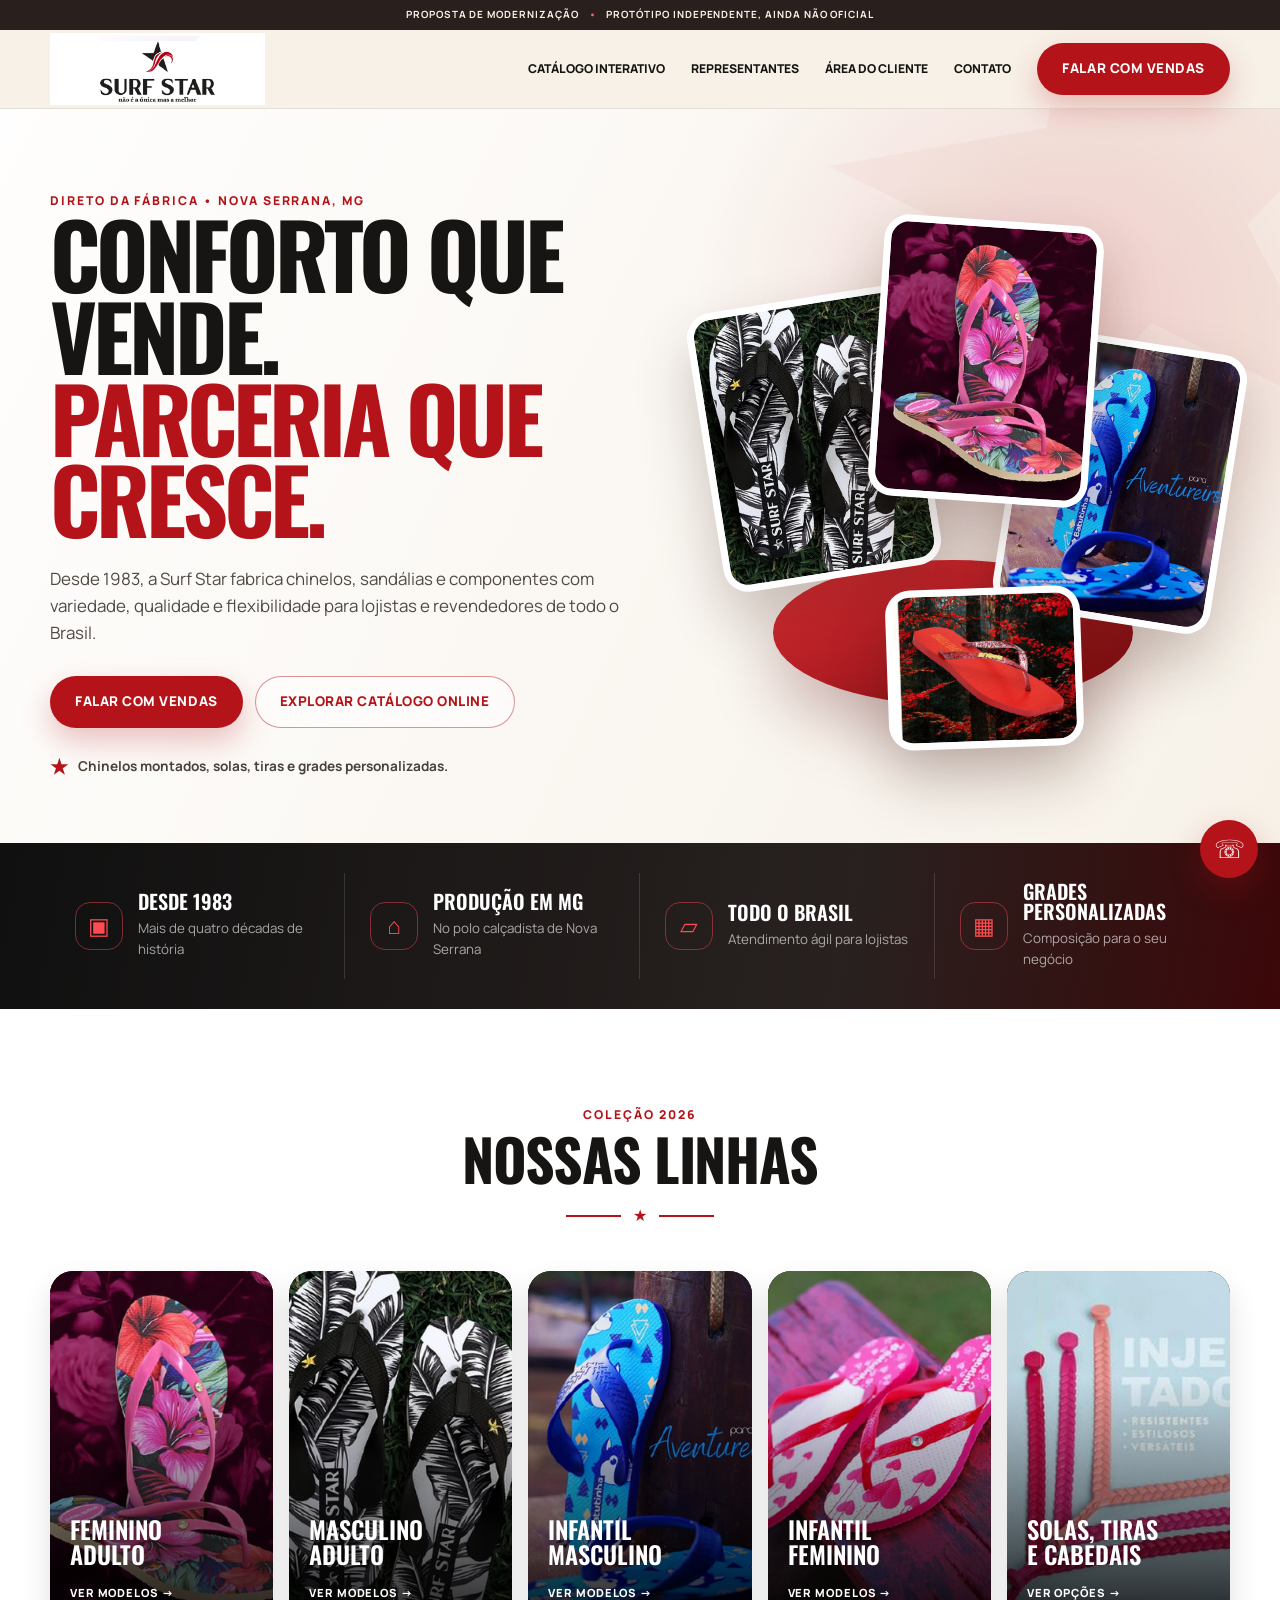
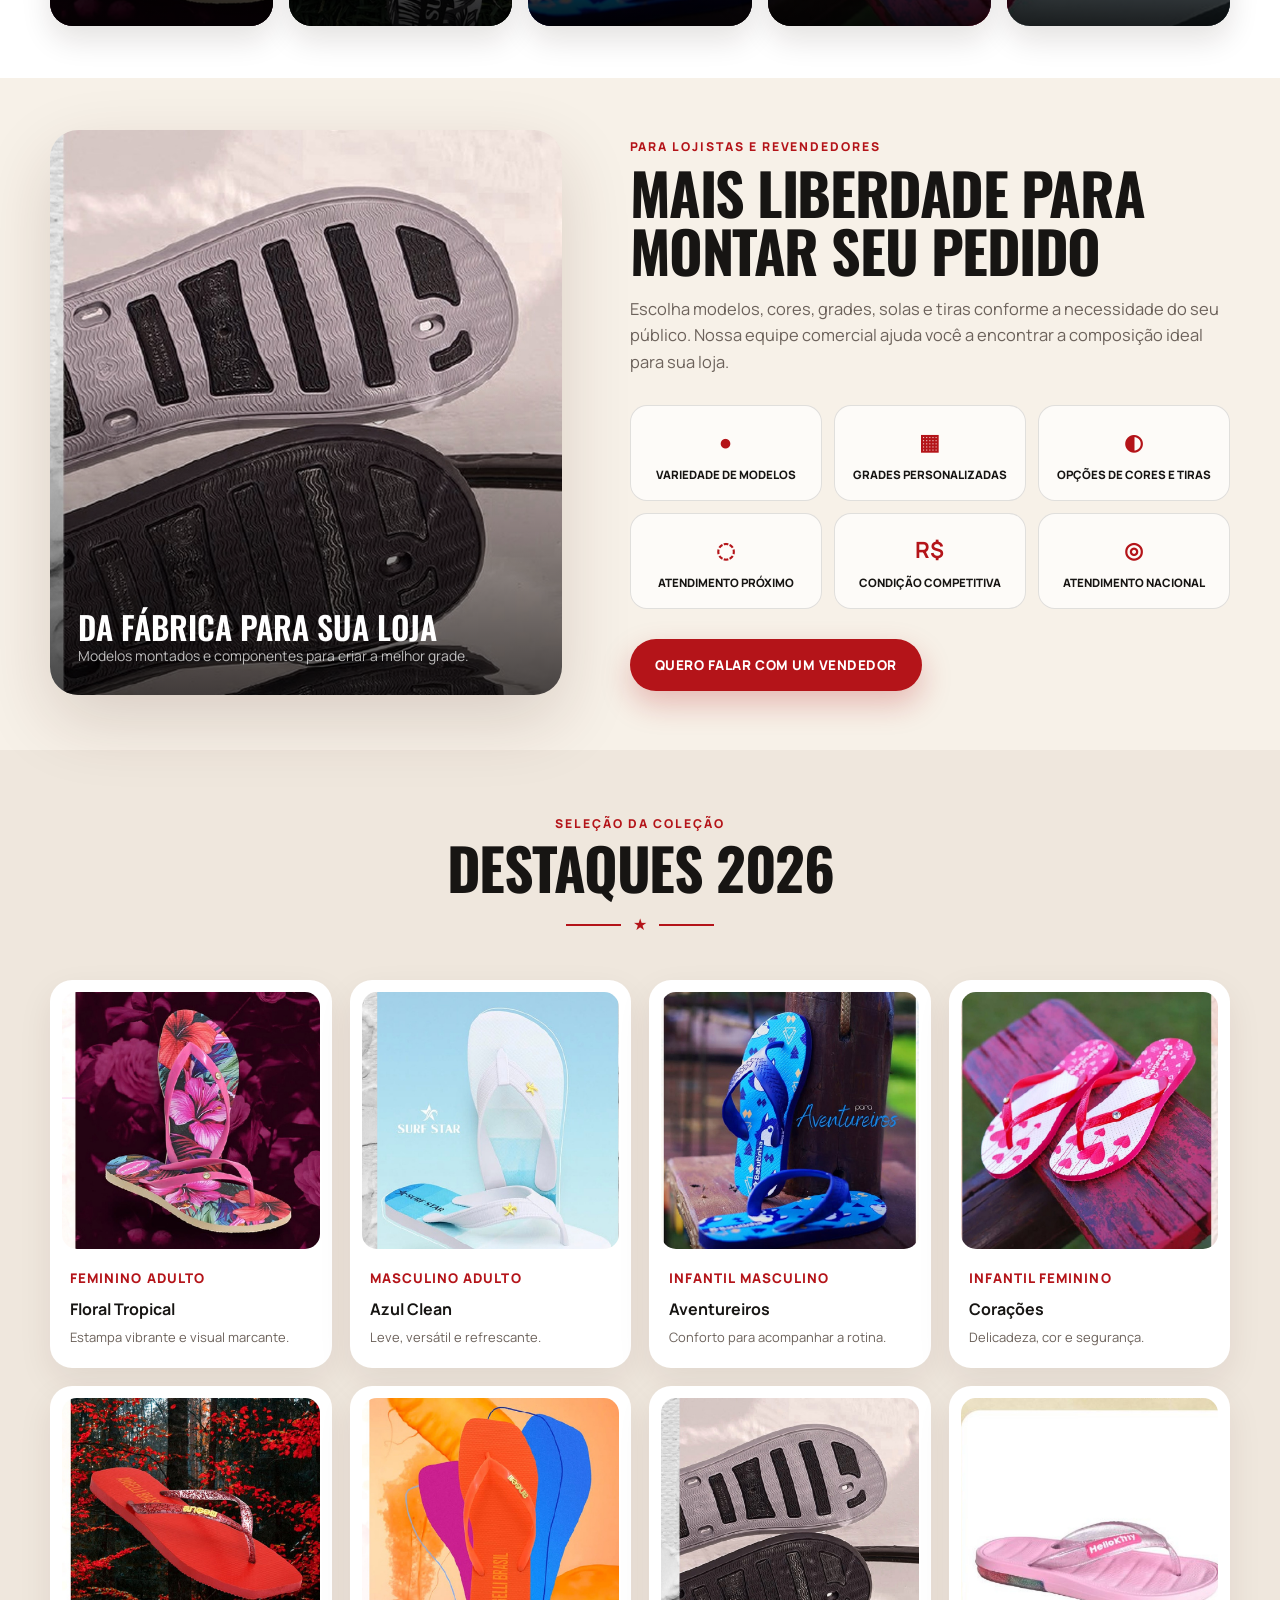
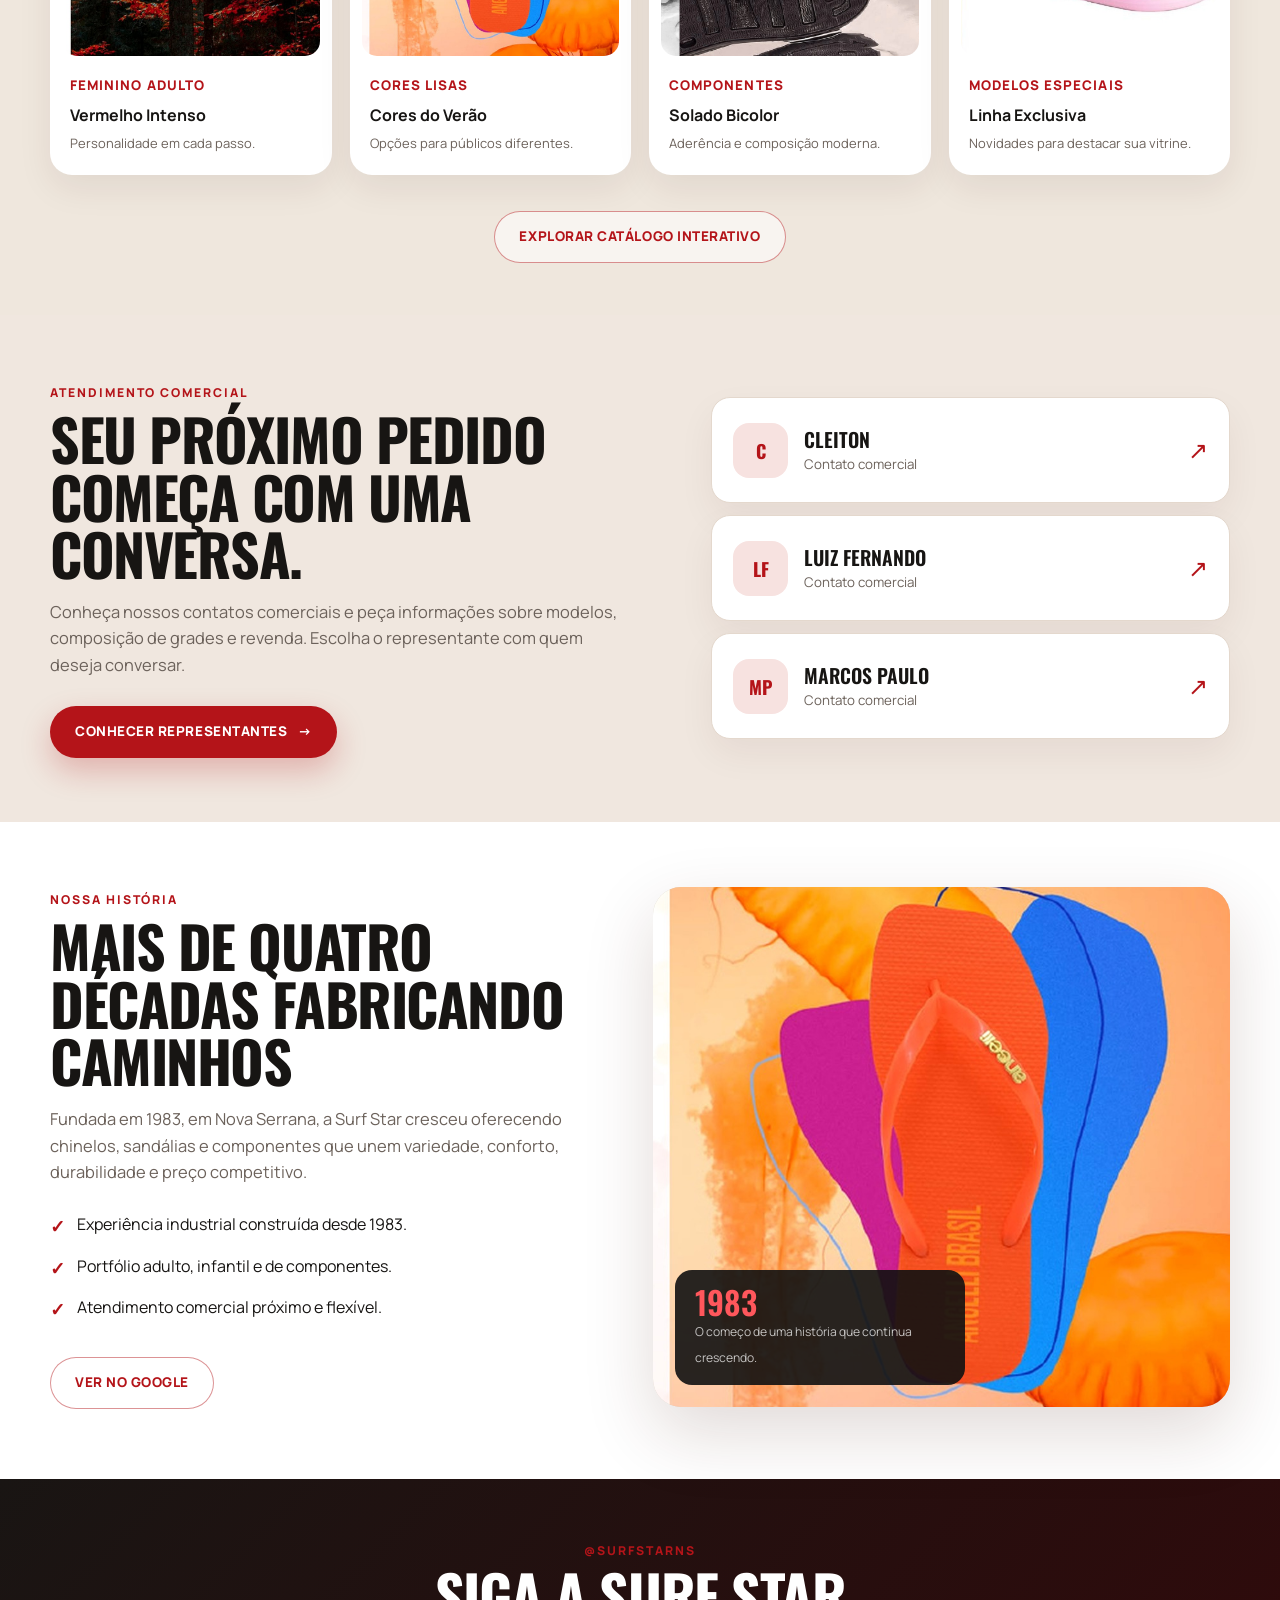
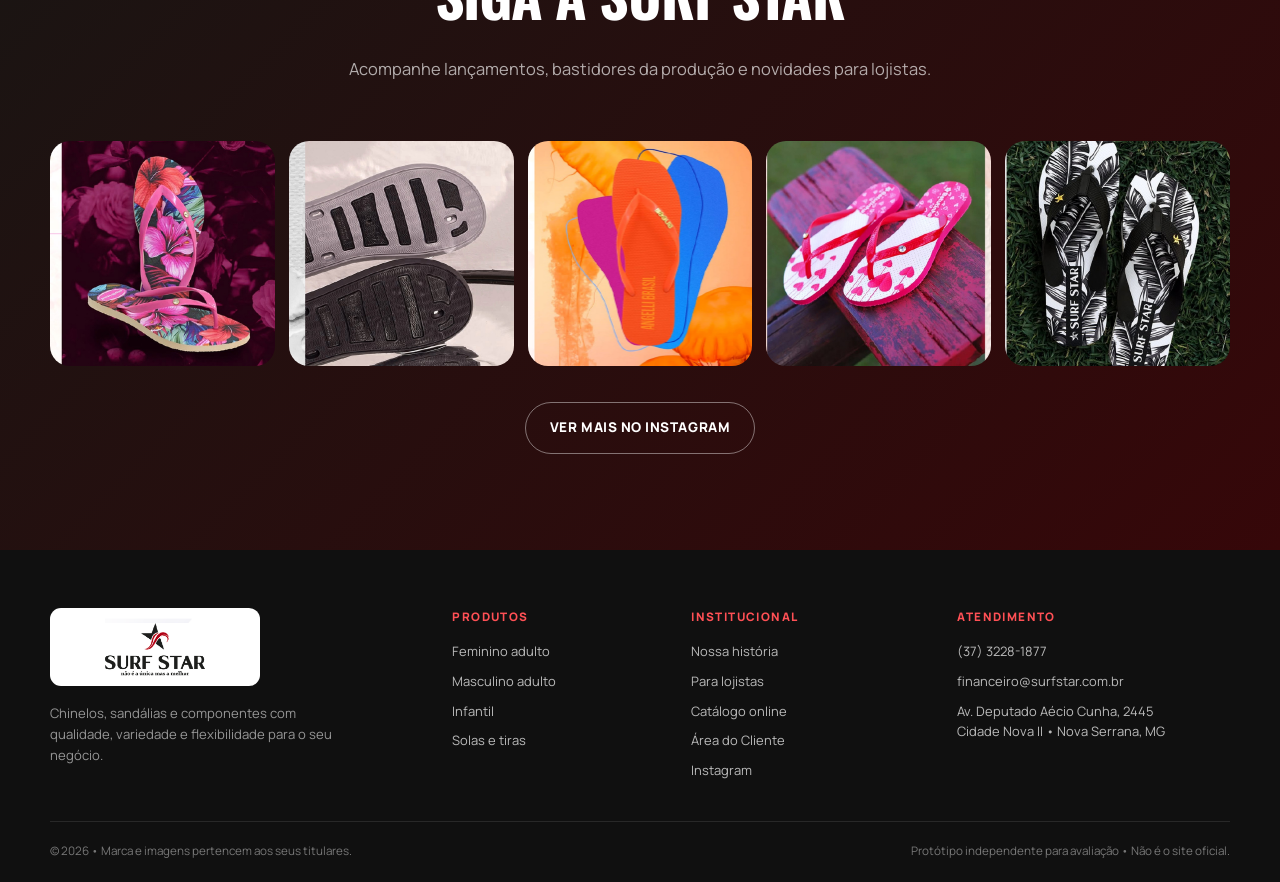
<file: index.html>
<!doctype html>
<html lang="pt-BR">
<head>
  <meta charset="utf-8">
  <meta name="viewport" content="width=device-width, initial-scale=1">
  <meta name="description" content="Surf Star — chinelos, sandálias e componentes direto da fábrica em Nova Serrana, MG.">
  <meta name="robots" content="noindex, nofollow, noarchive">
  <meta name="theme-color" content="#b41419">
  <title>Surf Star | Conforto que vende</title>
  <link rel="preconnect" href="https://fonts.googleapis.com">
  <link rel="preconnect" href="https://fonts.gstatic.com" crossorigin>
  <link href="https://fonts.googleapis.com/css2?family=Manrope:wght@400;500;600;700;800&family=Oswald:wght@500;600;700&display=swap" rel="stylesheet">
  <link rel="stylesheet" href="assets/site.css">
  <link rel="stylesheet" href="assets/pages.css">
</head>
<body>
  <div class="demo-ribbon" role="note">PROPOSTA DE MODERNIZAÇÃO <span aria-hidden="true">•</span> Protótipo independente, ainda não oficial</div>
  <header class="site-header">
    <div class="container nav">
      <a class="brand" href="#inicio" aria-label="Início"><img src="assets/logo-surfstar.png" alt="Surf Star"></a>
      <nav class="nav-links" id="navLinks" aria-label="Menu principal">
        <a href="catalogo.html">Catálogo interativo</a>
        <a href="representantes.html">Representantes</a>
        <a href="cliente.html">Área do Cliente</a>
        <a href="representantes.html#equipe">Contato</a>
        <a class="btn btn-primary" href="representantes.html">Falar com vendas</a>
      </nav>
      <button class="menu-toggle" id="menuToggle" aria-label="Abrir menu" aria-expanded="false" aria-controls="navLinks"><span></span><span></span><span></span></button>
    </div>
  </header>

  <main>
    <section class="hero" id="inicio">
      <div class="container hero-grid">
        <div class="hero-copy reveal">
          <span class="eyebrow">Direto da fábrica • Nova Serrana, MG</span>
          <h1>Conforto que vende.<br><span>Parceria que cresce.</span></h1>
          <p>Desde 1983, a Surf Star fabrica chinelos, sandálias e componentes com variedade, qualidade e flexibilidade para lojistas e revendedores de todo o Brasil.</p>
          <div class="hero-actions">
            <a class="btn btn-primary" href="representantes.html">Falar com vendas</a>
            <a class="btn btn-outline" href="catalogo.html">Explorar catálogo online</a>
          </div>
          <div class="hero-note"><b>★</b> Chinelos montados, solas, tiras e grades personalizadas.</div>
        </div>
        <div class="stage reveal" aria-label="Produtos Surf Star">
          <div class="stage-base"></div>
          <div class="product-photo photo-1"><img src="assets/masculino-tropical.jpg" alt="Chinelo masculino Surf Star"></div>
          <div class="product-photo photo-2"><img src="assets/feminino-floral.jpg" alt="Sandália feminina Surf Star"></div>
          <div class="product-photo photo-3"><img src="assets/infantil-masculino.jpg" alt="Chinelo infantil Surf Star"></div>
          <div class="product-photo photo-4"><img src="assets/feminino-vermelho.jpg" alt="Chinelo feminino vermelho"></div>
        </div>
      </div>
    </section>

    <section class="trust">
      <div class="container trust-grid">
        <div class="trust-item"><span class="trust-icon">▣</span><div><strong>Desde 1983</strong><small>Mais de quatro décadas de história</small></div></div>
        <div class="trust-item"><span class="trust-icon">⌂</span><div><strong>Produção em MG</strong><small>No polo calçadista de Nova Serrana</small></div></div>
        <div class="trust-item"><span class="trust-icon">▱</span><div><strong>Todo o Brasil</strong><small>Atendimento ágil para lojistas</small></div></div>
        <div class="trust-item"><span class="trust-icon">▦</span><div><strong>Grades personalizadas</strong><small>Composição para o seu negócio</small></div></div>
      </div>
    </section>

    <section class="section categories" id="linhas">
      <div class="container">
        <header class="section-head reveal">
          <span class="eyebrow">Coleção 2026</span>
          <h2 class="title">Nossas linhas</h2>
          <div class="rule">★</div>
        </header>
        <div class="category-grid reveal">
          <a class="category-card" href="catalogo.html?linha=feminino#produtos"><img src="assets/feminino-floral.jpg" alt="Feminino adulto"><div class="category-copy"><h3>Feminino<br>adulto</h3><span>Ver modelos →</span></div></a>
          <a class="category-card" href="catalogo.html?linha=masculino#produtos"><img src="assets/masculino-tropical.jpg" alt="Masculino adulto"><div class="category-copy"><h3>Masculino<br>adulto</h3><span>Ver modelos →</span></div></a>
          <a class="category-card" href="catalogo.html?linha=infantil-m#produtos"><img src="assets/infantil-masculino.jpg" alt="Infantil masculino"><div class="category-copy"><h3>Infantil<br>masculino</h3><span>Ver modelos →</span></div></a>
          <a class="category-card" href="catalogo.html?linha=infantil-f#produtos"><img src="assets/infantil-feminino.jpg" alt="Infantil feminino"><div class="category-copy"><h3>Infantil<br>feminino</h3><span>Ver modelos →</span></div></a>
          <a class="category-card" href="catalogo.html?linha=componentes#produtos"><img src="assets/cabedais.jpg" alt="Solas, tiras e cabedais"><div class="category-copy"><h3>Solas, tiras<br>e cabedais</h3><span>Ver opções →</span></div></a>
        </div>
      </div>
    </section>

    <section class="section" id="lojistas">
      <div class="container retailers-grid">
        <div class="industry-image reveal">
          <img src="assets/solado-bicolor.jpg" alt="Solados e componentes Surf Star">
          <div class="industry-caption"><strong>Da fábrica para sua loja</strong><span>Modelos montados e componentes para criar a melhor grade.</span></div>
        </div>
        <div class="reveal">
          <span class="eyebrow">Para lojistas e revendedores</span>
          <h2 class="title">Mais liberdade para montar seu pedido</h2>
          <p class="lead">Escolha modelos, cores, grades, solas e tiras conforme a necessidade do seu público. Nossa equipe comercial ajuda você a encontrar a composição ideal para sua loja.</p>
          <div class="benefits">
            <div class="benefit"><b>●</b><span>Variedade de modelos</span></div>
            <div class="benefit"><b>▦</b><span>Grades personalizadas</span></div>
            <div class="benefit"><b>◐</b><span>Opções de cores e tiras</span></div>
            <div class="benefit"><b>◌</b><span>Atendimento próximo</span></div>
            <div class="benefit"><b>R$</b><span>Condição competitiva</span></div>
            <div class="benefit"><b>◎</b><span>Atendimento nacional</span></div>
          </div>
          <a class="btn btn-primary" href="representantes.html">Quero falar com um vendedor</a>
        </div>
      </div>
    </section>

    <section class="section products">
      <div class="container">
        <header class="section-head reveal">
          <span class="eyebrow">Seleção da coleção</span>
          <h2 class="title">Destaques 2026</h2>
          <div class="rule">★</div>
        </header>
        <div class="product-grid reveal">
          <article class="product-card"><figure><img src="assets/feminino-floral.jpg" alt="Floral Tropical"></figure><div class="product-info"><small>Feminino adulto</small><h3>Floral Tropical</h3><p>Estampa vibrante e visual marcante.</p></div></article>
          <article class="product-card"><figure><img src="assets/masculino-clean.jpg" alt="Azul Clean"></figure><div class="product-info"><small>Masculino adulto</small><h3>Azul Clean</h3><p>Leve, versátil e refrescante.</p></div></article>
          <article class="product-card"><figure><img src="assets/infantil-masculino.jpg" alt="Aventureiros"></figure><div class="product-info"><small>Infantil masculino</small><h3>Aventureiros</h3><p>Conforto para acompanhar a rotina.</p></div></article>
          <article class="product-card"><figure><img src="assets/infantil-feminino.jpg" alt="Corações"></figure><div class="product-info"><small>Infantil feminino</small><h3>Corações</h3><p>Delicadeza, cor e segurança.</p></div></article>
          <article class="product-card"><figure><img src="assets/feminino-vermelho.jpg" alt="Vermelho Intenso"></figure><div class="product-info"><small>Feminino adulto</small><h3>Vermelho Intenso</h3><p>Personalidade em cada passo.</p></div></article>
          <article class="product-card"><figure><img src="assets/cores-verao.jpg" alt="Cores do Verão"></figure><div class="product-info"><small>Cores lisas</small><h3>Cores do Verão</h3><p>Opções para públicos diferentes.</p></div></article>
          <article class="product-card"><figure><img src="assets/solado-bicolor.jpg" alt="Solado Bicolor"></figure><div class="product-info"><small>Componentes</small><h3>Solado Bicolor</h3><p>Aderência e composição moderna.</p></div></article>
          <article class="product-card"><figure><img src="assets/modelo-exclusivo.jpg" alt="Modelo exclusivo"></figure><div class="product-info"><small>Modelos especiais</small><h3>Linha Exclusiva</h3><p>Novidades para destacar sua vitrine.</p></div></article>
        </div>
        <div class="center-action"><a class="btn btn-outline" href="catalogo.html">Explorar catálogo interativo</a></div>
      </div>
    </section>

    <section class="section reps-home" id="representantes">
      <div class="container reps-home-grid">
        <div>
          <span class="eyebrow">Atendimento comercial</span>
          <h2 class="title">Seu próximo pedido começa com uma conversa.</h2>
          <p class="lead">Conheça nossos contatos comerciais e peça informações sobre modelos, composição de grades e revenda. Escolha o representante com quem deseja conversar.</p>
          <a class="btn btn-primary" href="representantes.html">Conhecer representantes <span aria-hidden="true">→</span></a>
        </div>
        <div class="reps-home-tiles">
          <div class="reps-mini"><span class="reps-avatar">C</span><span><strong>Cleiton</strong><small>Contato comercial</small></span><span aria-hidden="true">↗</span></div>
          <div class="reps-mini"><span class="reps-avatar">LF</span><span><strong>Luiz Fernando</strong><small>Contato comercial</small></span><span aria-hidden="true">↗</span></div>
          <div class="reps-mini"><span class="reps-avatar">MP</span><span><strong>Marcos Paulo</strong><small>Contato comercial</small></span><span aria-hidden="true">↗</span></div>
        </div>
      </div>
    </section>

    <section class="section story" id="historia">
      <div class="container story-grid">
        <div class="reveal">
          <span class="eyebrow">Nossa história</span>
          <h2 class="title">Mais de quatro décadas fabricando caminhos</h2>
          <p class="lead">Fundada em 1983, em Nova Serrana, a Surf Star cresceu oferecendo chinelos, sandálias e componentes que unem variedade, conforto, durabilidade e preço competitivo.</p>
          <ul class="story-list">
            <li><b>✓</b><span>Experiência industrial construída desde 1983.</span></li>
            <li><b>✓</b><span>Portfólio adulto, infantil e de componentes.</span></li>
            <li><b>✓</b><span>Atendimento comercial próximo e flexível.</span></li>
          </ul>
          <a class="btn btn-outline" href="https://www.google.com/maps/search/?api=1&query=Indústria%20de%20Calçados%20Surf%20Star%20Nova%20Serrana" target="_blank" rel="noopener">Ver no Google</a>
        </div>
        <div class="story-media reveal">
          <img src="assets/cores-verao.jpg" alt="Exemplo de produtos e variedade de cores Surf Star">
          <div class="story-badge"><strong>1983</strong><span>O começo de uma história que continua crescendo.</span></div>
        </div>
      </div>
    </section>

    <section class="section social">
      <div class="container">
        <header class="section-head reveal">
          <span class="eyebrow">@surfstarns</span>
          <h2 class="title">Siga a Surf Star</h2>
          <p class="lead">Acompanhe lançamentos, bastidores da produção e novidades para lojistas.</p>
        </header>
        <div class="social-grid reveal">
          <a class="social-card" href="https://www.instagram.com/surfstarns/" target="_blank" rel="noopener noreferrer"><img src="assets/feminino-floral.jpg" alt="Produto Surf Star"></a>
          <a class="social-card" href="https://www.instagram.com/surfstarns/" target="_blank" rel="noopener noreferrer"><img src="assets/solado-bicolor.jpg" alt="Componentes Surf Star"></a>
          <a class="social-card" href="https://www.instagram.com/surfstarns/" target="_blank" rel="noopener noreferrer"><img src="assets/cores-verao.jpg" alt="Cores Surf Star"></a>
          <a class="social-card" href="https://www.instagram.com/surfstarns/" target="_blank" rel="noopener noreferrer"><img src="assets/infantil-feminino.jpg" alt="Linha infantil Surf Star"></a>
          <a class="social-card" href="https://www.instagram.com/surfstarns/" target="_blank" rel="noopener noreferrer"><img src="assets/masculino-tropical.jpg" alt="Linha masculina Surf Star"></a>
        </div>
        <div class="center-action"><a class="btn btn-outline" href="https://www.instagram.com/surfstarns/" target="_blank" rel="noopener noreferrer">Ver mais no Instagram</a></div>
      </div>
    </section></main>

  <footer>
    <div class="container">
      <div class="footer-grid">
        <div><img class="footer-logo" src="assets/logo-surfstar.png" alt="Surf Star"><p class="footer-copy">Chinelos, sandálias e componentes com qualidade, variedade e flexibilidade para o seu negócio.</p></div>
        <div><div class="footer-title">Produtos</div><div class="footer-links"><a href="catalogo.html?linha=feminino#produtos">Feminino adulto</a><a href="catalogo.html?linha=masculino#produtos">Masculino adulto</a><a href="catalogo.html?linha=infantil-f#produtos">Infantil</a><a href="catalogo.html?linha=componentes#produtos">Solas e tiras</a></div></div>
        <div><div class="footer-title">Institucional</div><div class="footer-links"><a href="#historia">Nossa história</a><a href="#lojistas">Para lojistas</a><a href="catalogo.html">Catálogo online</a><a href="cliente.html">Área do Cliente</a><a href="https://www.instagram.com/surfstarns/" target="_blank" rel="noopener noreferrer">Instagram</a></div></div>
        <div><div class="footer-title">Atendimento</div><div class="footer-links"><a href="tel:+553732281877">(37) 3228-1877</a><a href="mailto:financeiro@surfstar.com.br">financeiro@surfstar.com.br</a><span>Av. Deputado Aécio Cunha, 2445<br>Cidade Nova II • Nova Serrana, MG</span></div></div>
      </div>
      <div class="footer-bottom"><span>© <span id="year"></span> • Marca e imagens pertencem aos seus titulares.</span><span>Protótipo independente para avaliação • Não é o site oficial.</span></div>
    </div>
  </footer>

  <a class="whatsapp" href="representantes.html" aria-label="Ver contatos dos representantes" title="Ver representantes comerciais">☏</a>

  <script src="assets/menu.js"></script>
  <script>
    document.getElementById('year').textContent = new Date().getFullYear();
    const observer = new IntersectionObserver(entries => {
      entries.forEach(entry => {
        if (entry.isIntersecting) {
          entry.target.classList.add('visible');
          observer.unobserve(entry.target);
        }
      });
    }, { threshold: .1 });
    document.querySelectorAll('.reveal').forEach(el => observer.observe(el));
  </script>
</body>
</html>
</file>
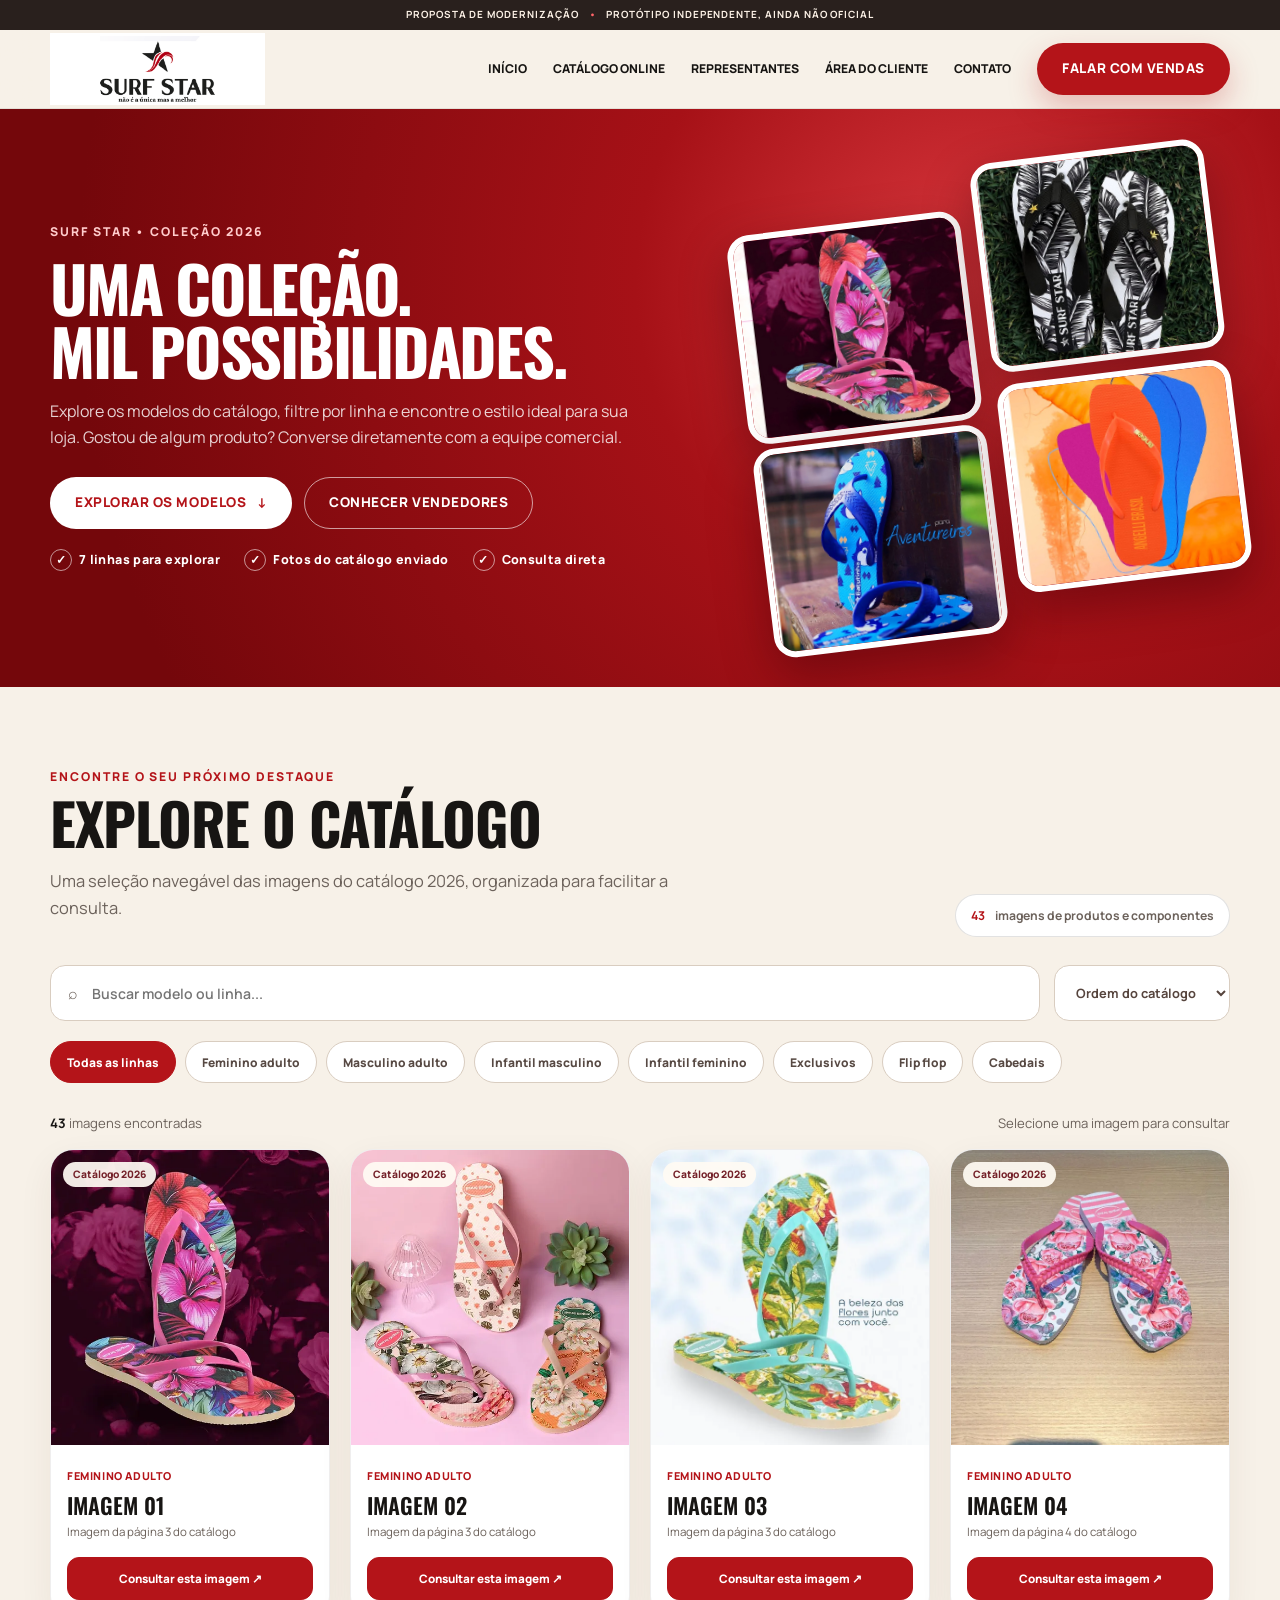
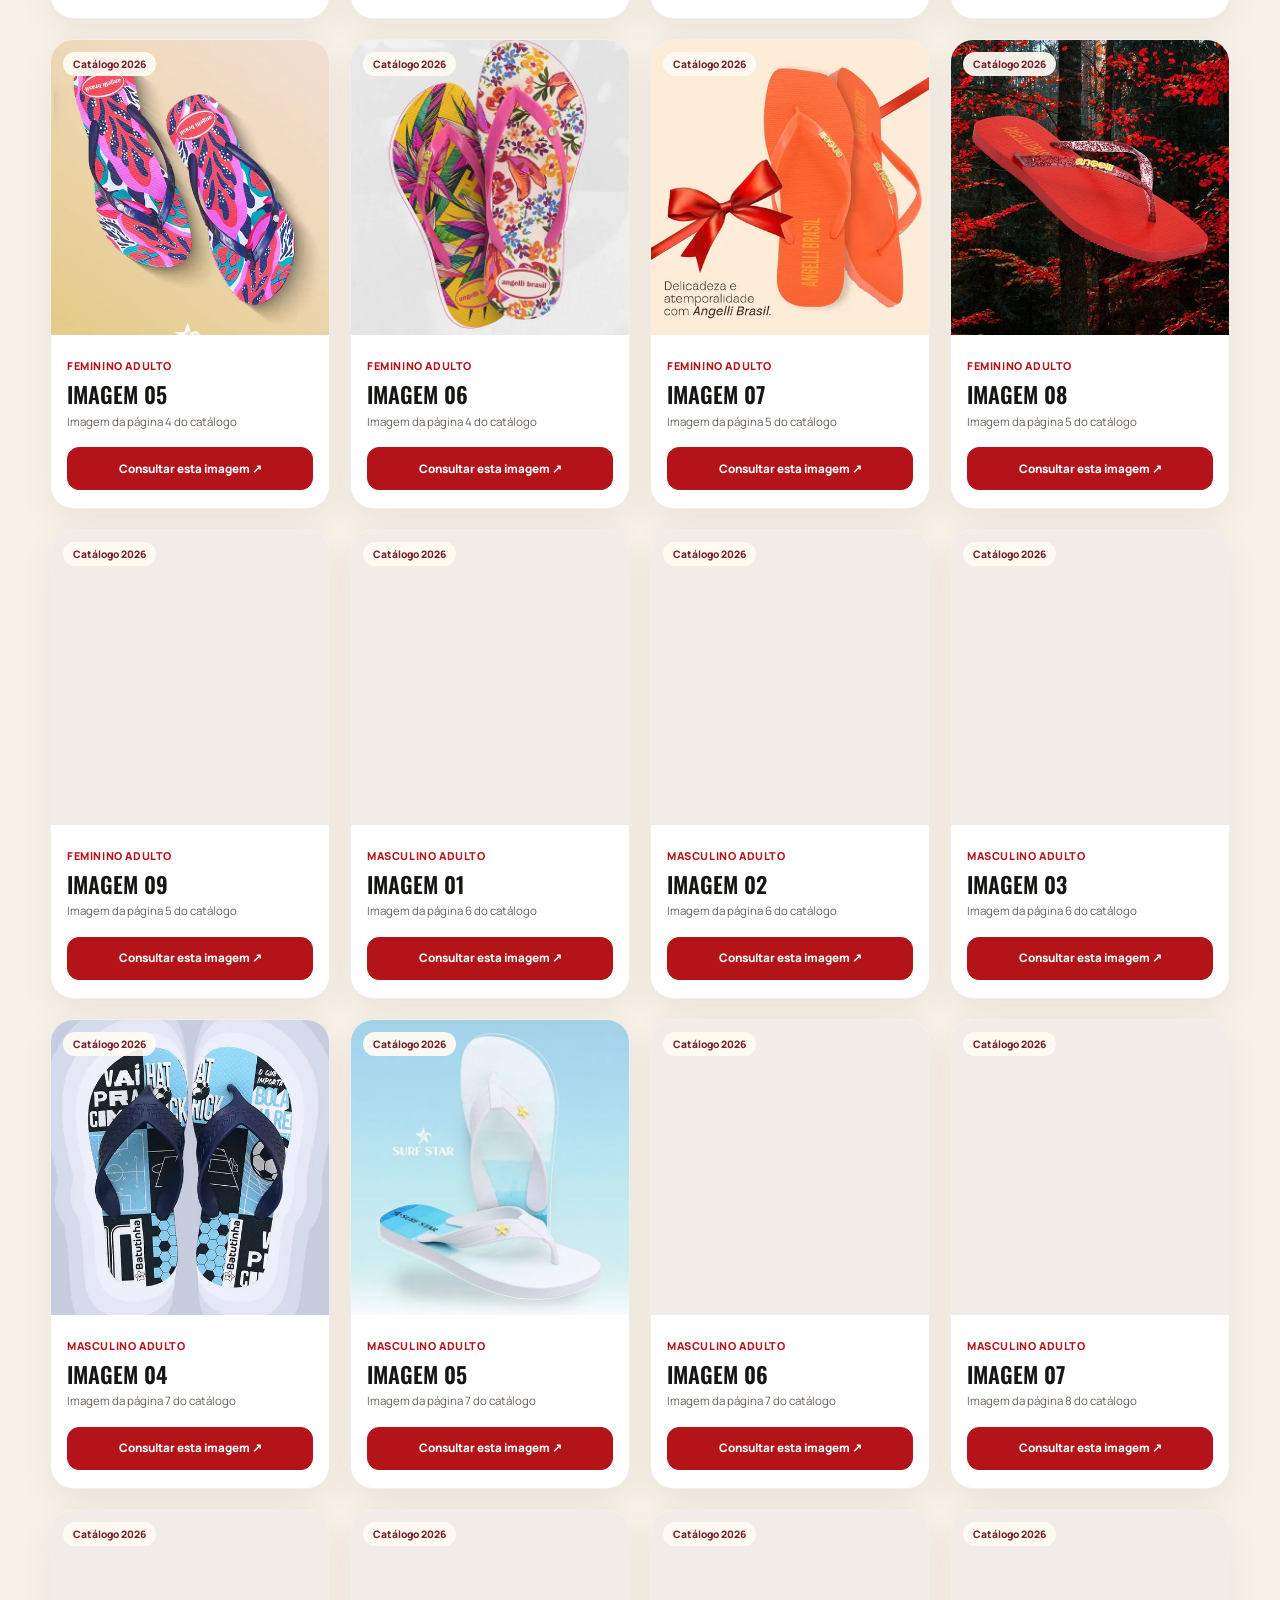
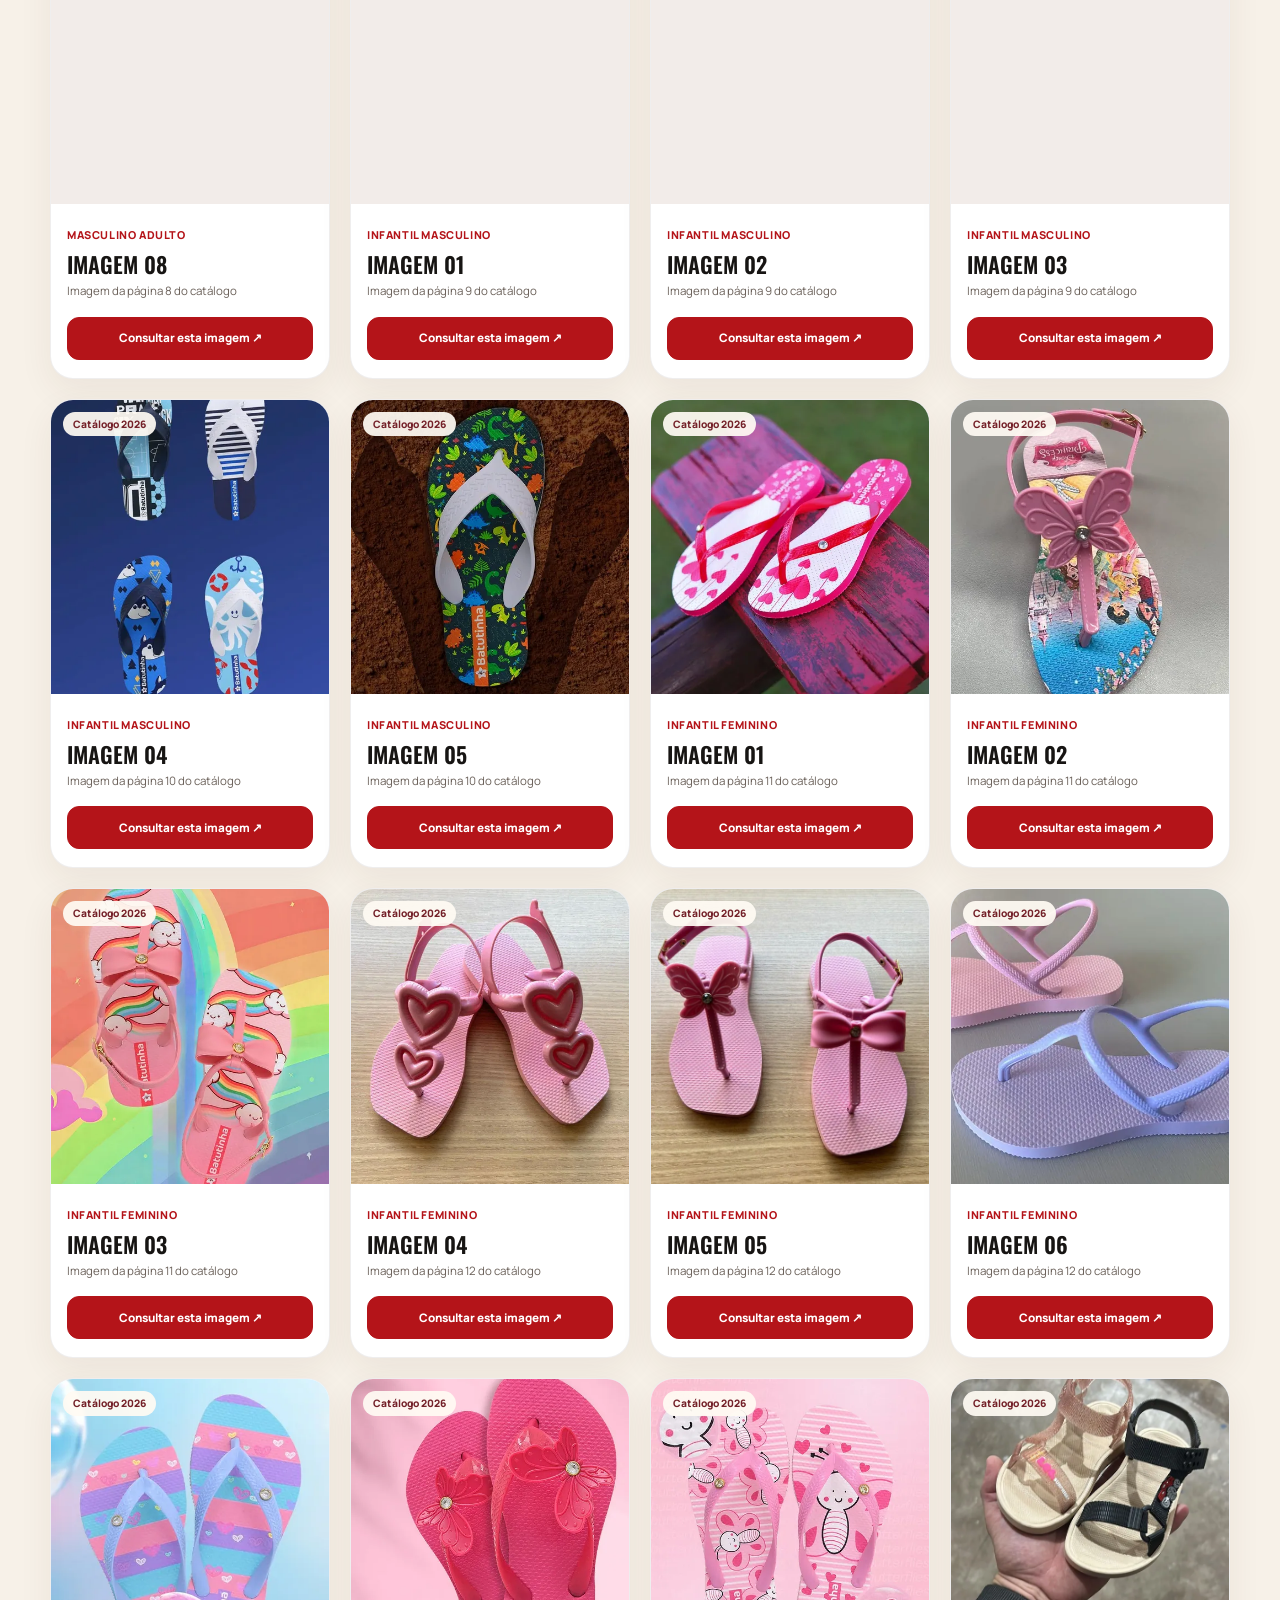
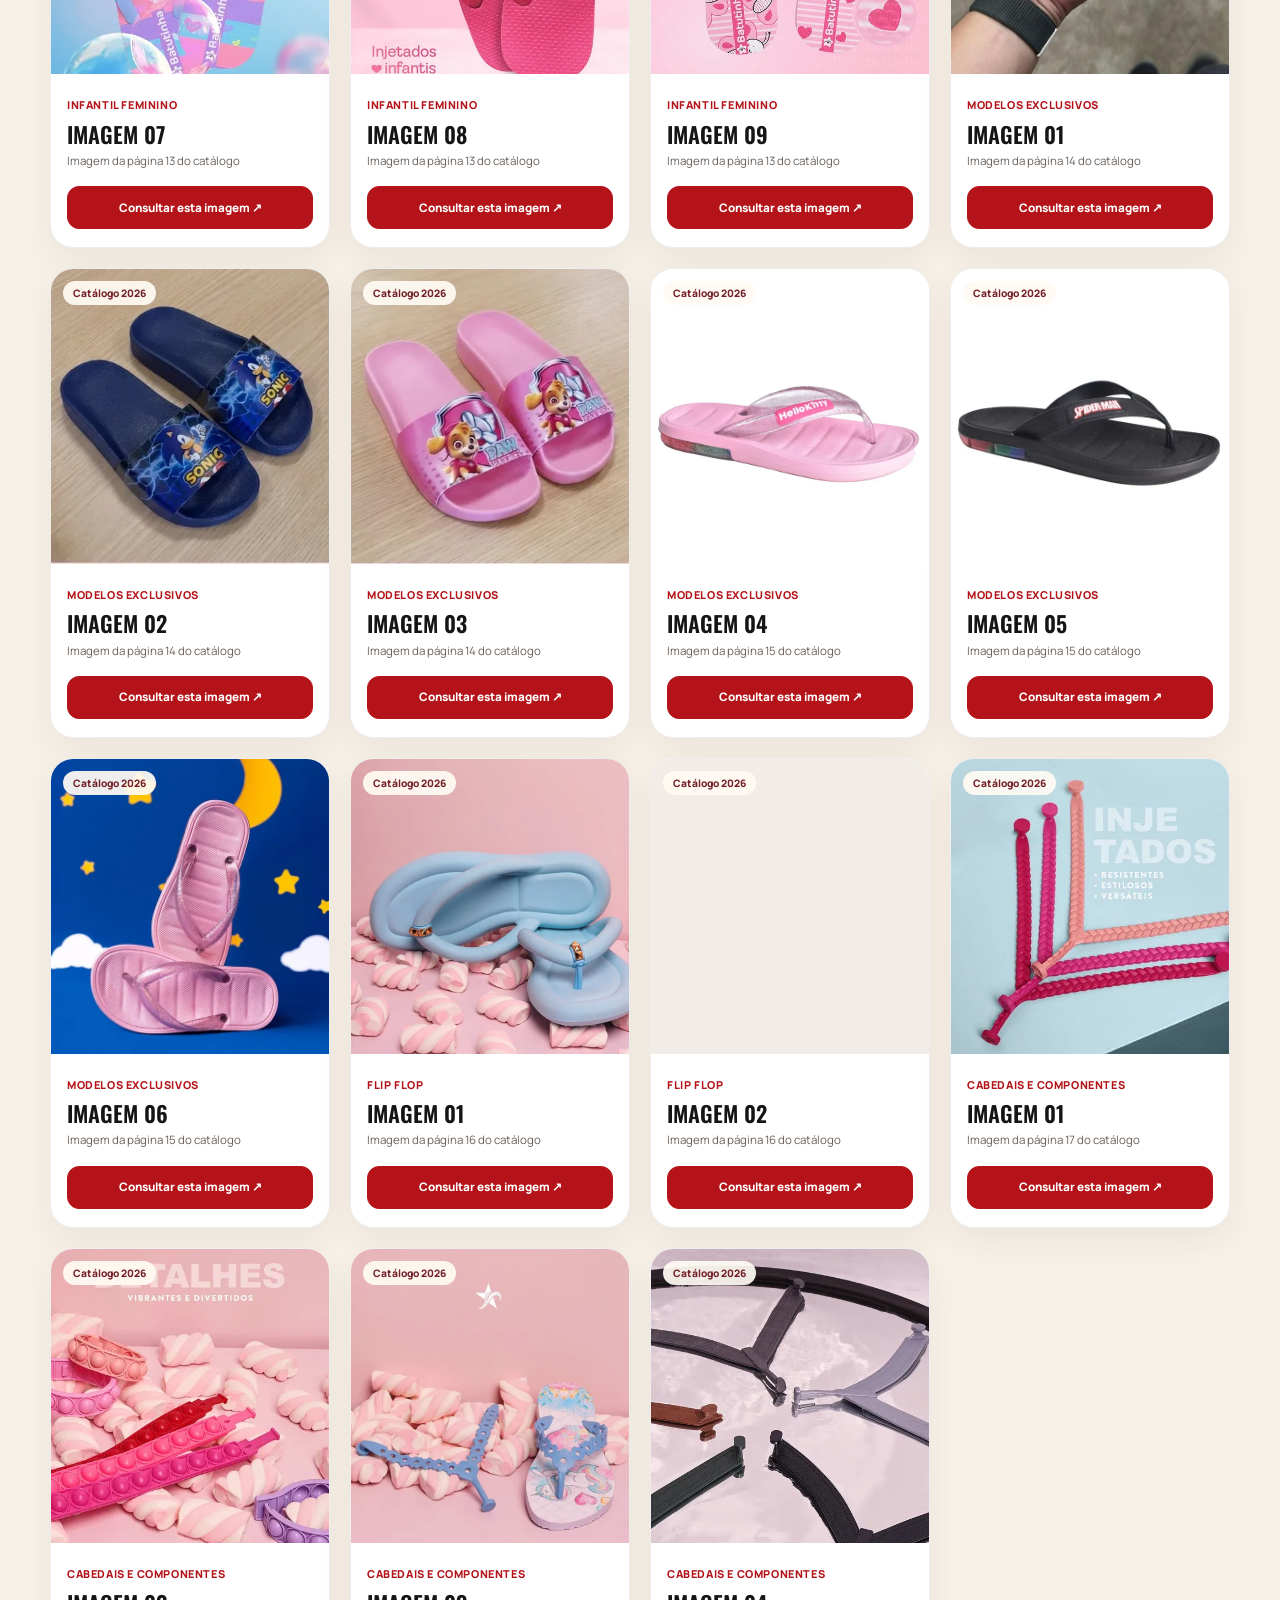
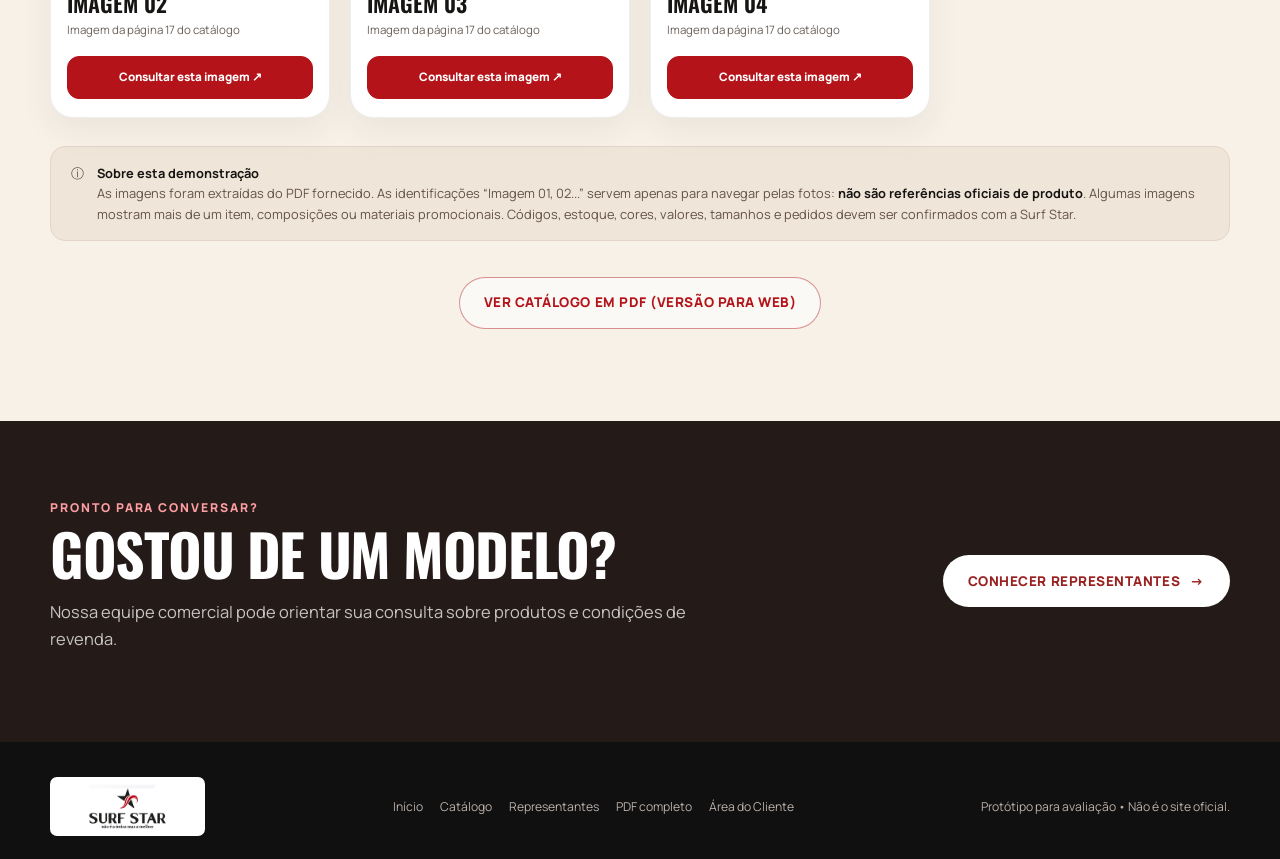
<file: catalogo.html>
<!doctype html><html lang="pt-BR"><head>
<meta charset="utf-8"><meta name="viewport" content="width=device-width,initial-scale=1">
<meta name="robots" content="noindex, nofollow, noarchive">
  <meta name="theme-color" content="#b41419"><meta name="description" content="Catálogo de modelos e contatos comerciais Surf Star — protótipo de modernização para avaliação.">
<title>Catálogo interativo | Surf Star</title>
<link rel="preconnect" href="https://fonts.googleapis.com"><link rel="preconnect" href="https://fonts.gstatic.com" crossorigin>
<link href="https://fonts.googleapis.com/css2?family=Manrope:wght@400;500;600;700;800&family=Oswald:wght@500;600;700&display=swap" rel="stylesheet">
<link rel="stylesheet" href="assets/site.css"><link rel="stylesheet" href="assets/pages.css"></head><body class="inner-page">
<div class="demo-ribbon" role="note">PROPOSTA DE MODERNIZAÇÃO <span aria-hidden="true">•</span> Protótipo independente, ainda não oficial</div>
<header class="site-header"><div class="container nav">
<a class="brand" href="index.html" aria-label="Voltar à página inicial"><img src="assets/logo-surfstar.png" alt="Surf Star"></a>
<nav class="nav-links" id="navLinks" aria-label="Menu principal">
<a href="index.html">Início</a><a href="catalogo.html">Catálogo online</a><a href="representantes.html">Representantes</a>
<a href="cliente.html">Área do Cliente</a><a href="representantes.html#equipe">Contato</a>
<a class="btn btn-primary" href="representantes.html">Falar com vendas</a>
</nav>
<button class="menu-toggle" id="menuToggle" aria-label="Abrir menu" aria-expanded="false" aria-controls="navLinks"><span></span><span></span><span></span></button>
</div></header><main>
<section class="inner-header catalog-hero"><div class="container inner-hero-grid">
<div><span class="eyebrow">Surf Star • Coleção 2026</span><h1>Uma coleção.<br>Mil possibilidades.</h1>
<p>Explore os modelos do catálogo, filtre por linha e encontre o estilo ideal para sua loja. Gostou de algum produto? Converse diretamente com a equipe comercial.</p>
<div class="hero-actions"><a href="#produtos" class="btn btn-light">Explorar os modelos <span aria-hidden="true">↓</span></a><a href="representantes.html" class="btn btn-clear">Conhecer vendedores</a></div>
<div class="inner-subline"><span>7 linhas para explorar</span><span>Fotos do catálogo enviado</span><span>Consulta direta</span></div></div>
<div class="hero-products" aria-hidden="true"><img src="assets/feminino-floral.jpg" alt=""><img src="assets/masculino-tropical.jpg" alt=""><img src="assets/infantil-masculino.jpg" alt=""><img src="assets/cores-verao.jpg" alt=""></div>
</div></section>
<section class="catalog-main" id="produtos"><div class="container">
<div class="catalog-intro"><div><span class="eyebrow">Encontre o seu próximo destaque</span><h2 class="title">Explore o catálogo</h2><p class="lead">Uma seleção navegável das imagens do catálogo 2026, organizada para facilitar a consulta.</p></div>
<div class="catalog-stamp"><b id="catalogTotal">43</b> imagens de produtos e componentes</div></div>
<div class="catalog-controls"><label class="search-field"><span aria-hidden="true">⌕</span><input type="search" id="productSearch" placeholder="Buscar modelo ou linha..." autocomplete="off" aria-label="Buscar produtos"></label>
<select class="catalog-sort" id="catalogSort" aria-label="Ordenar produtos"><option value="catalogo">Ordem do catálogo</option><option value="az">Linhas de A a Z</option><option value="za">Linhas de Z a A</option></select></div>
<div class="filter-list" id="filters" role="group" aria-label="Filtrar por linha"></div>
<div class="results-line"><span id="resultsCount" aria-live="polite">Carregando modelos...</span><span>Selecione uma imagem para consultar</span></div>
<div class="catalog-grid" id="catalogGrid" aria-label="Modelos do catálogo"></div>
<div class="catalog-empty" id="catalogEmpty" hidden><h3>Não encontramos imagens</h3><p>Tente outra palavra ou selecione todas as linhas.</p><button type="button" class="btn btn-outline" id="resetFilters">Limpar filtros</button></div>
<div class="catalog-notice"><span aria-hidden="true">ⓘ</span><div><strong>Sobre esta demonstração</strong><br>As imagens foram extraídas do PDF fornecido. As identificações “Imagem 01, 02...” servem apenas para navegar pelas fotos: <strong>não são referências oficiais de produto</strong>. Algumas imagens mostram mais de um item, composições ou materiais promocionais. Códigos, estoque, cores, valores, tamanhos e pedidos devem ser confirmados com a Surf Star.</div></div>
<div class="center-action"><a class="btn btn-outline" href="assets/catalogo-surfstar-2026.pdf" target="_blank" rel="noopener">Ver catálogo em PDF (versão para web)</a></div>
</div></section>
<section class="reps-next"><div class="container reps-next-grid"><div><span class="eyebrow" style="color:#ff9ea2">Pronto para conversar?</span><h2 class="title">Gostou de um modelo?</h2><p class="lead">Nossa equipe comercial pode orientar sua consulta sobre produtos e condições de revenda.</p></div><a href="representantes.html" class="btn">Conhecer representantes <span aria-hidden="true">→</span></a></div></section>
<dialog class="catalog-dialog" id="productDialog" aria-labelledby="dialogTitle">
<div class="dialog-head"><div><span class="eyebrow">Consulta de produto</span><h2 id="dialogTitle">Escolha um representante</h2></div><button class="dialog-close" id="closeDialog" type="button" aria-label="Fechar janela">×</button></div>
<p class="dialog-description">Selecione um contato abaixo para abrir o WhatsApp com uma mensagem referente à imagem escolhida. Nenhum pedido é enviado automaticamente. O representante confirmará os códigos e opções disponíveis.</p>
<div class="dialog-preview"><img id="dialogImage" alt="Imagem selecionada"><div><strong id="dialogProductName">Modelo</strong><small id="dialogProductLine">Linha</small></div></div>
<div class="dialog-reps" id="dialogReps"></div></dialog>
<script src="assets/reps-data.js"></script><script src="assets/products-data.js"></script><script src="assets/catalogo.js"></script>
</main><footer class="inner-footer"><div class="container inner-footer-bar">
<img src="assets/logo-surfstar.png" alt="Surf Star"><div class="inner-footer-links"><a href="index.html">Início</a><a href="catalogo.html">Catálogo</a><a href="representantes.html">Representantes</a><a href="assets/catalogo-surfstar-2026.pdf" target="_blank" rel="noopener">PDF completo</a><a href="cliente.html">Área do Cliente</a></div>
<span>Protótipo para avaliação • Não é o site oficial.</span></div></footer>
<script src="assets/menu.js"></script></body></html>
</file>
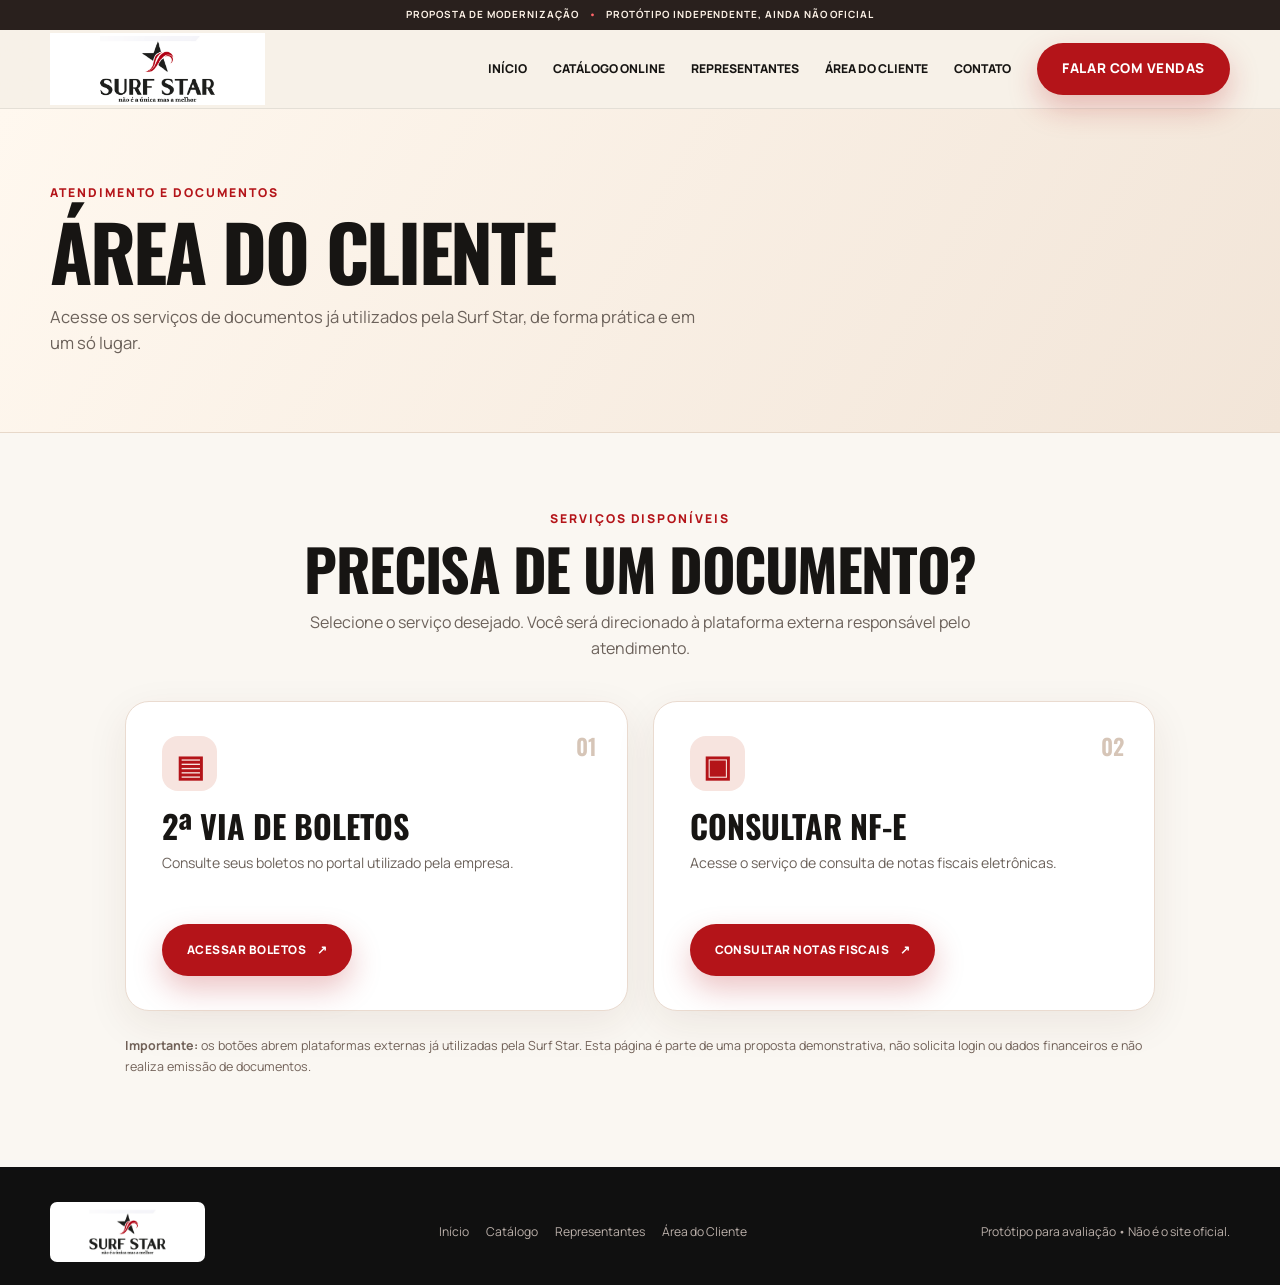
<file: cliente.html>
<!doctype html>
<html lang="pt-BR">
<head>
  <meta charset="utf-8">
  <meta name="viewport" content="width=device-width, initial-scale=1">
  <meta name="robots" content="noindex, nofollow, noarchive">
  <meta name="theme-color" content="#b41419">
  <meta name="description" content="Área do Cliente Surf Star — acesso à segunda via de boletos e consulta de notas fiscais eletrônicas em plataformas externas.">
  <title>Área do Cliente | Surf Star</title>
  <link rel="preconnect" href="https://fonts.googleapis.com">
  <link rel="preconnect" href="https://fonts.gstatic.com" crossorigin>
  <link href="https://fonts.googleapis.com/css2?family=Manrope:wght@400;500;600;700;800&family=Oswald:wght@500;600;700&display=swap" rel="stylesheet">
  <link rel="stylesheet" href="assets/site.css">
  <link rel="stylesheet" href="assets/pages.css">
</head>
<body class="inner-page">
  <div class="demo-ribbon" role="note">PROPOSTA DE MODERNIZAÇÃO <span aria-hidden="true">•</span> Protótipo independente, ainda não oficial</div>
  <header class="site-header">
    <div class="container nav">
      <a class="brand" href="index.html" aria-label="Voltar à página inicial"><img src="assets/logo-surfstar.png" alt="Surf Star"></a>
      <nav class="nav-links" id="navLinks" aria-label="Menu principal">
        <a href="index.html">Início</a>
        <a href="catalogo.html">Catálogo online</a>
        <a href="representantes.html">Representantes</a>
        <a href="cliente.html" aria-current="page">Área do Cliente</a>
        <a href="representantes.html#equipe">Contato</a>
        <a class="btn btn-primary" href="representantes.html">Falar com vendas</a>
      </nav>
      <button class="menu-toggle" id="menuToggle" aria-label="Abrir menu" aria-expanded="false" aria-controls="navLinks"><span></span><span></span><span></span></button>
    </div>
  </header>
  <main>
    <section class="client-hero" aria-labelledby="clientPageTitle">
      <div class="container">
        <span class="eyebrow">Atendimento e documentos</span>
        <h1 id="clientPageTitle">Área do Cliente</h1>
        <p>Acesse os serviços de documentos já utilizados pela Surf Star, de forma prática e em um só lugar.</p>
      </div>
    </section>
    <section class="client-services" aria-labelledby="clientServicesTitle">
      <div class="container">
        <div class="client-services-heading">
          <span class="eyebrow">Serviços disponíveis</span>
          <h2 class="title" id="clientServicesTitle">Precisa de um documento?</h2>
          <p>Selecione o serviço desejado. Você será direcionado à plataforma externa responsável pelo atendimento.</p>
        </div>
        <div class="client-services-grid">
          <article class="client-service-card">
            <span class="client-service-number" aria-hidden="true">01</span>
            <div class="client-service-icon" aria-hidden="true">▤</div>
            <h3>2ª via de boletos</h3>
            <p>Consulte seus boletos no portal utilizado pela empresa.</p>
            <a class="btn btn-primary" href="https://netcob.com.br/surfstar" target="_blank" rel="noopener noreferrer">Acessar boletos <span aria-hidden="true">↗</span></a>
          </article>
          <article class="client-service-card">
            <span class="client-service-number" aria-hidden="true">02</span>
            <div class="client-service-icon" aria-hidden="true">▣</div>
            <h3>Consultar NF-e</h3>
            <p>Acesse o serviço de consulta de notas fiscais eletrônicas.</p>
            <a class="btn btn-primary" href="https://www.servidorfiscal.com.br/surfstar" target="_blank" rel="noopener noreferrer">Consultar notas fiscais <span aria-hidden="true">↗</span></a>
          </article>
        </div>
        <p class="client-service-disclaimer"><strong>Importante:</strong> os botões abrem plataformas externas já utilizadas pela Surf Star. Esta página é parte de uma proposta demonstrativa, não solicita login ou dados financeiros e não realiza emissão de documentos.</p>
      </div>
    </section>
  </main>
  <footer class="inner-footer">
    <div class="container inner-footer-bar">
      <a href="index.html" aria-label="Página inicial Surf Star"><img src="assets/logo-surfstar.png" alt="Surf Star"></a>
      <div class="inner-footer-links">
        <a href="index.html">Início</a>
        <a href="catalogo.html">Catálogo</a>
        <a href="representantes.html">Representantes</a>
        <a href="cliente.html">Área do Cliente</a>
      </div>
      <span>Protótipo para avaliação • Não é o site oficial.</span>
    </div>
  </footer>
  <script src="assets/menu.js"></script>
</body>
</html>
</file>
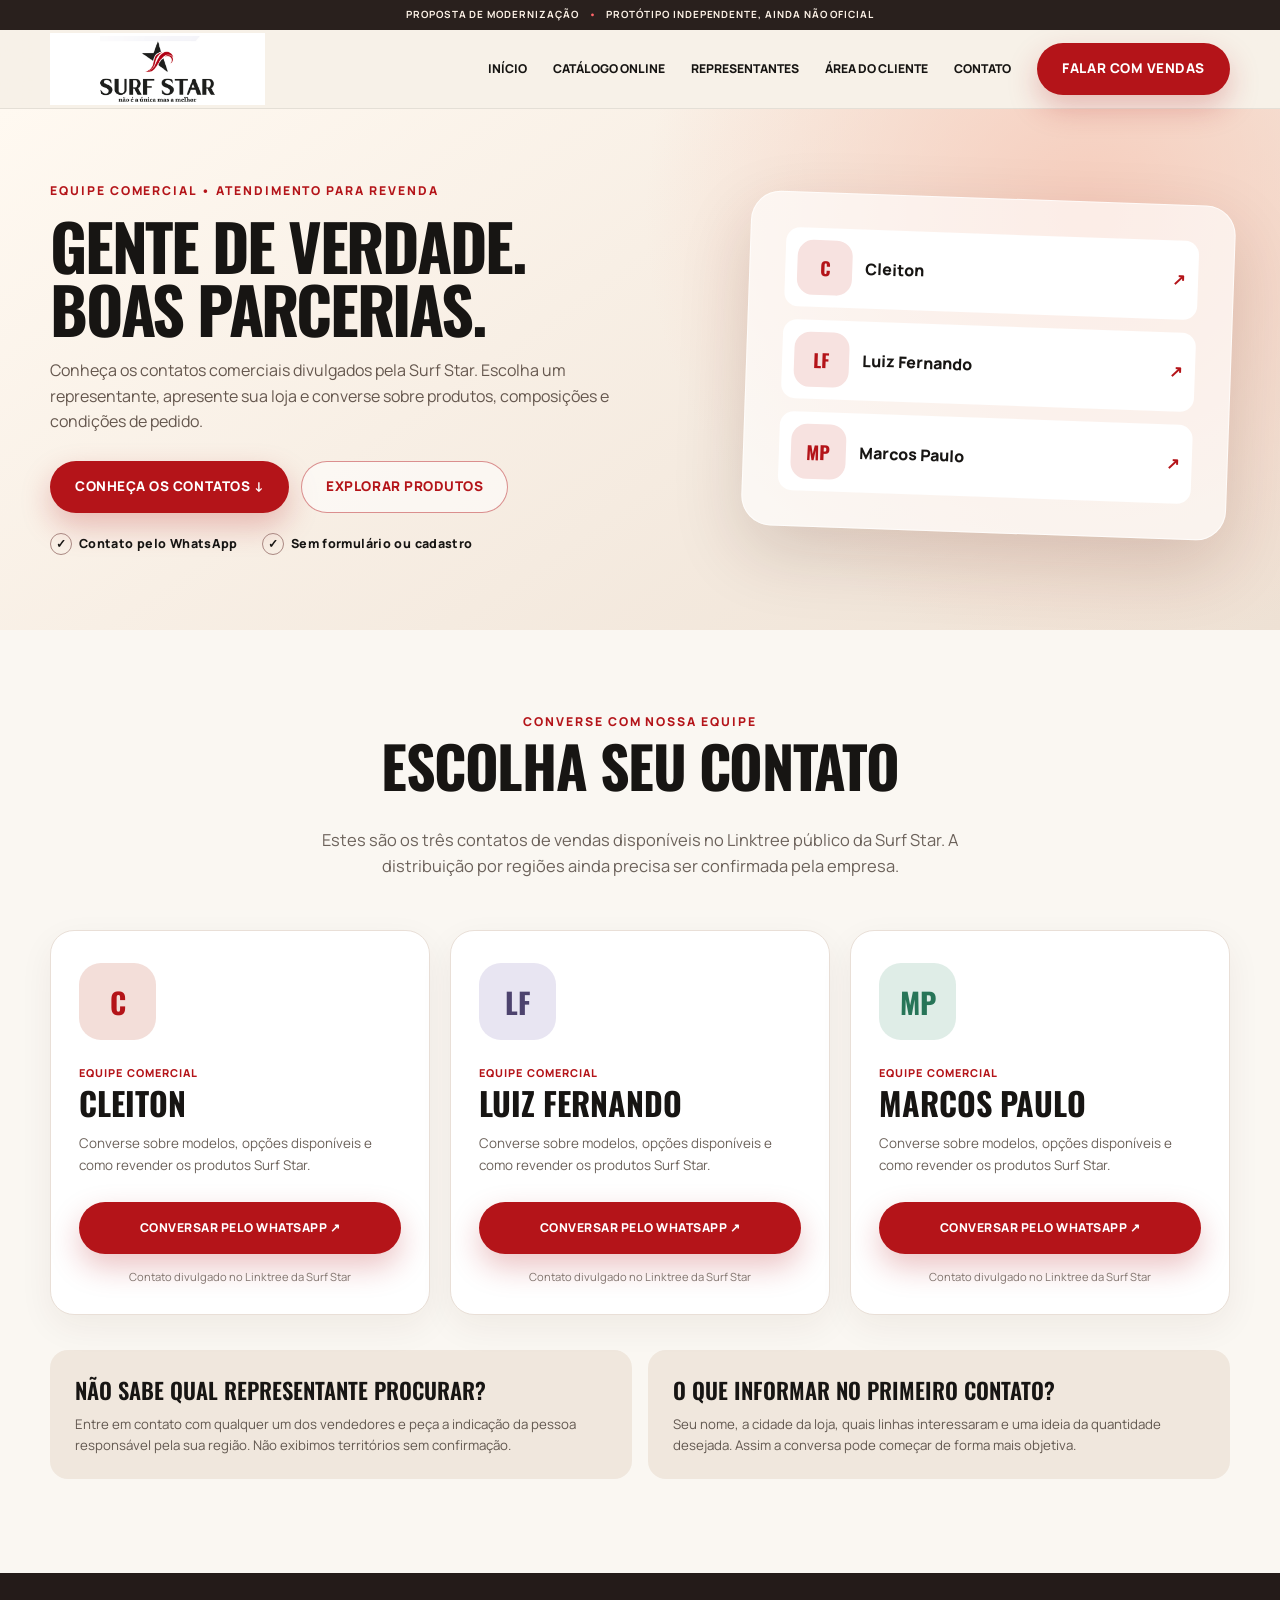
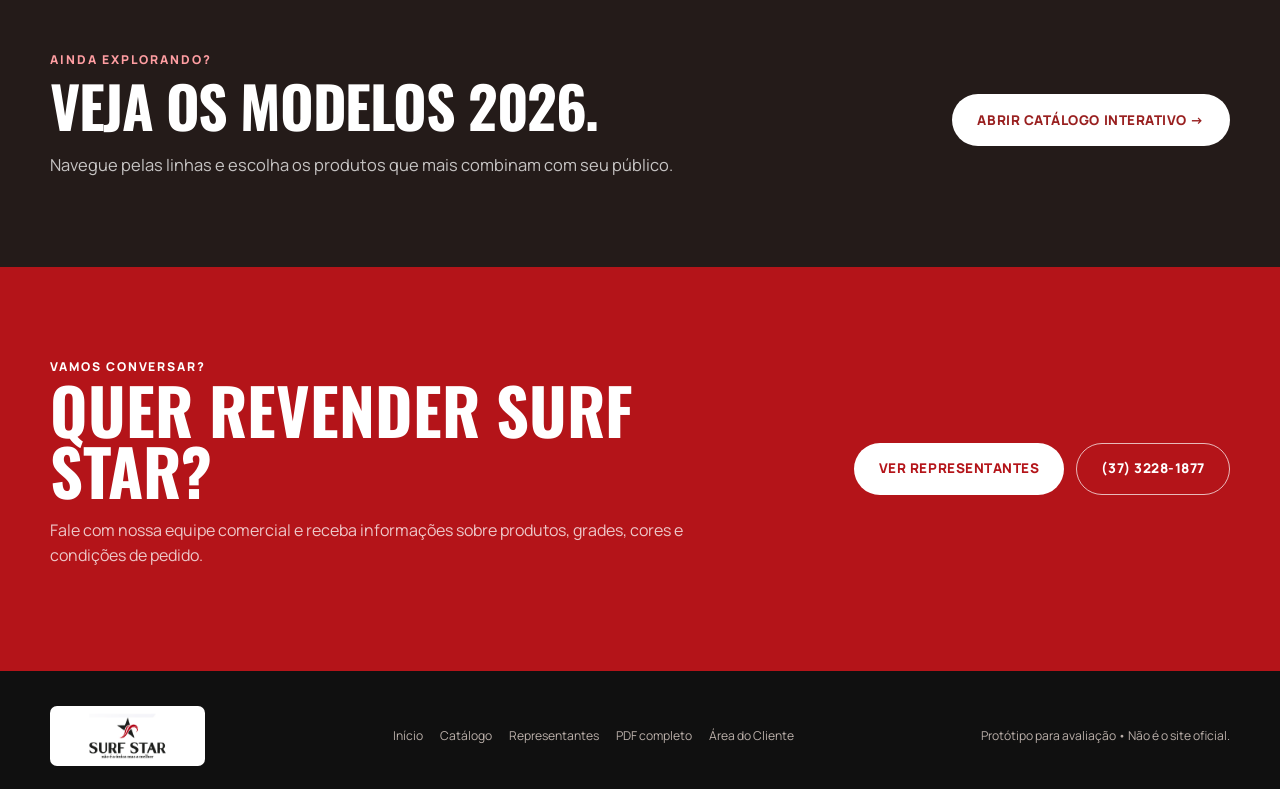
<file: representantes.html>
<!doctype html><html lang="pt-BR"><head>
<meta charset="utf-8"><meta name="viewport" content="width=device-width,initial-scale=1">
<meta name="robots" content="noindex, nofollow, noarchive">
  <meta name="theme-color" content="#b41419"><meta name="description" content="Catálogo de modelos e contatos comerciais Surf Star — protótipo de modernização para avaliação.">
<title>Representantes comerciais | Surf Star</title>
<link rel="preconnect" href="https://fonts.googleapis.com"><link rel="preconnect" href="https://fonts.gstatic.com" crossorigin>
<link href="https://fonts.googleapis.com/css2?family=Manrope:wght@400;500;600;700;800&family=Oswald:wght@500;600;700&display=swap" rel="stylesheet">
<link rel="stylesheet" href="assets/site.css"><link rel="stylesheet" href="assets/pages.css"></head><body class="inner-page">
<div class="demo-ribbon" role="note">PROPOSTA DE MODERNIZAÇÃO <span aria-hidden="true">•</span> Protótipo independente, ainda não oficial</div>
<header class="site-header"><div class="container nav">
<a class="brand" href="index.html" aria-label="Voltar à página inicial"><img src="assets/logo-surfstar.png" alt="Surf Star"></a>
<nav class="nav-links" id="navLinks" aria-label="Menu principal">
<a href="index.html">Início</a><a href="catalogo.html">Catálogo online</a><a href="representantes.html">Representantes</a>
<a href="cliente.html">Área do Cliente</a><a href="representantes.html#equipe">Contato</a>
<a class="btn btn-primary" href="representantes.html">Falar com vendas</a>
</nav>
<button class="menu-toggle" id="menuToggle" aria-label="Abrir menu" aria-expanded="false" aria-controls="navLinks"><span></span><span></span><span></span></button>
</div></header><main>
<section class="inner-header reps-hero"><div class="container inner-hero-grid"><div>
<span class="eyebrow">Equipe comercial • Atendimento para revenda</span><h1>Gente de verdade.<br>Boas parcerias.</h1>
<p>Conheça os contatos comerciais divulgados pela Surf Star. Escolha um representante, apresente sua loja e converse sobre produtos, composições e condições de pedido.</p>
<div class="hero-actions"><a class="btn btn-primary" href="#equipe">Conheça os contatos ↓</a><a class="btn btn-outline" href="catalogo.html">Explorar produtos</a></div>
<div class="inner-subline"><span>Contato pelo WhatsApp</span><span>Sem formulário ou cadastro</span></div></div>
<div class="reps-hero-graphic" aria-hidden="true">
<div><span class="reps-avatar">C</span> Cleiton <span>↗</span></div>
<div><span class="reps-avatar">LF</span> Luiz Fernando <span>↗</span></div>
<div><span class="reps-avatar">MP</span> Marcos Paulo <span>↗</span></div></div>
</div></section>
<section class="reps-main" id="equipe"><div class="container">
<header class="section-head"><span class="eyebrow">Converse com nossa equipe</span><h2 class="title">Escolha seu contato</h2><p class="lead">Estes são os três contatos de vendas disponíveis no Linktree público da Surf Star. A distribuição por regiões ainda precisa ser confirmada pela empresa.</p></header>
<div class="reps-grid" id="repsGrid"></div>
<div class="reps-info"><div><h3>Não sabe qual representante procurar?</h3><p>Entre em contato com qualquer um dos vendedores e peça a indicação da pessoa responsável pela sua região. Não exibimos territórios sem confirmação.</p></div>
<div><h3>O que informar no primeiro contato?</h3><p>Seu nome, a cidade da loja, quais linhas interessaram e uma ideia da quantidade desejada. Assim a conversa pode começar de forma mais objetiva.</p></div></div>
</div></section>
<section class="reps-next"><div class="container reps-next-grid"><div><span class="eyebrow" style="color:#ff9ea2">Ainda explorando?</span><h2 class="title">Veja os modelos 2026.</h2><p class="lead">Navegue pelas linhas e escolha os produtos que mais combinam com seu público.</p></div><a href="catalogo.html" class="btn">Abrir catálogo interativo →</a></div></section>
    <section class="cta" id="revenda">
      <div class="container cta-grid">
        <div><span class="eyebrow" style="color:#fff">Vamos conversar?</span><h2>Quer revender Surf Star?</h2><p>Fale com nossa equipe comercial e receba informações sobre produtos, grades, cores e condições de pedido.</p></div>
        <div class="cta-actions"><a class="btn btn-primary" href="#equipe">Ver representantes</a><a class="btn btn-outline" href="tel:+553732281877">(37) 3228-1877</a></div>
      </div>
    </section>
<script src="assets/reps-data.js"></script><script src="assets/representantes.js"></script>
</main><footer class="inner-footer"><div class="container inner-footer-bar">
<img src="assets/logo-surfstar.png" alt="Surf Star"><div class="inner-footer-links"><a href="index.html">Início</a><a href="catalogo.html">Catálogo</a><a href="representantes.html">Representantes</a><a href="assets/catalogo-surfstar-2026.pdf" target="_blank" rel="noopener">PDF completo</a><a href="cliente.html">Área do Cliente</a></div>
<span>Protótipo para avaliação • Não é o site oficial.</span></div></footer>
<script src="assets/menu.js"></script></body></html>
</file>
<file: assets/site.css>
:root {
      --red: #b41419;
      --red-dark: #77090d;
      --ink: #171513;
      --muted: #6c625b;
      --paper: #f7f1e8;
      --paper-2: #eee3d5;
      --white: #fff;
      --line: rgba(23, 21, 19, .12);
      --shadow: 0 26px 70px rgba(67, 23, 15, .16);
      --radius: 28px;
      --container: min(1180px, calc(100% - 40px));
    }

    * { box-sizing: border-box; }
    html { scroll-behavior: smooth; }
    body {
      margin: 0;
      color: var(--ink);
      background: var(--paper);
      font-family: Manrope, Arial, sans-serif;
      line-height: 1.6;
      overflow-x: hidden;
    }
    img { display: block; max-width: 100%; }
    a { color: inherit; text-decoration: none; }
    button { font: inherit; }
    .container { width: var(--container); margin-inline: auto; }
    .section { padding: 96px 0; }
    .eyebrow {
      display: inline-block;
      color: var(--red);
      font-size: .76rem;
      font-weight: 800;
      letter-spacing: .16em;
      text-transform: uppercase;
    }
    .title {
      margin: .35rem 0 1rem;
      font: 700 clamp(2.25rem, 4.5vw, 4.4rem) / 1 Oswald, Impact, sans-serif;
      letter-spacing: -.025em;
      text-transform: uppercase;
    }
    .lead { max-width: 680px; color: var(--muted); font-size: 1.03rem; }
    .btn {
      display: inline-flex;
      align-items: center;
      justify-content: center;
      gap: .65rem;
      min-height: 52px;
      padding: 0 24px;
      border: 1px solid transparent;
      border-radius: 999px;
      font-size: .84rem;
      font-weight: 800;
      letter-spacing: .04em;
      text-transform: uppercase;
      transition: .25s ease;
      cursor: pointer;
    }
    .btn:hover { transform: translateY(-2px); }
    .btn-primary { color: #fff; background: var(--red); box-shadow: 0 13px 30px rgba(180, 20, 25, .25); }
    .btn-primary:hover { background: #d01a20; }
    .btn-outline { color: var(--red); border-color: rgba(180, 20, 25, .46); background: rgba(255, 255, 255, .55); }
    .btn-outline:hover { border-color: var(--red); background: #fff; }

    /* Header */
    .site-header {
      position: sticky;
      top: 0;
      z-index: 50;
      background: rgba(247, 241, 232, .92);
      border-bottom: 1px solid rgba(23, 21, 19, .08);
      backdrop-filter: blur(16px);
    }
    .nav { height: 78px; display: flex; align-items: center; justify-content: space-between; gap: 28px; }
    .brand img { width: 215px; }
    .nav-links { display: flex; align-items: center; gap: 26px; font-size: .76rem; font-weight: 800; text-transform: uppercase; }
    .nav-links > a:not(.btn) { position: relative; }
    .nav-links > a:not(.btn)::after {
      content: "";
      position: absolute;
      left: 0;
      right: 100%;
      bottom: -7px;
      height: 2px;
      background: var(--red);
      transition: .25s ease;
    }
    .nav-links > a:not(.btn):hover::after { right: 0; }
    .menu-toggle { display: none; padding: 8px; border: 0; background: transparent; }
    .menu-toggle span { display: block; width: 27px; height: 2px; margin: 6px 0; background: var(--ink); }

    /* Hero */
    .hero {
      position: relative;
      min-height: 690px;
      display: grid;
      align-items: center;
      padding: 78px 0 60px;
      overflow: hidden;
      background:
        radial-gradient(circle at 83% 28%, rgba(180, 20, 25, .14), transparent 32%),
        linear-gradient(115deg, rgba(255, 255, 255, .92), rgba(247, 241, 232, .72));
    }
    .hero::after {
      content: "★";
      position: absolute;
      top: -220px;
      right: -130px;
      color: rgba(180, 20, 25, .035);
      font: 900 650px / 1 Georgia, serif;
      transform: rotate(-10deg);
      pointer-events: none;
    }
    .hero-grid { position: relative; z-index: 1; display: grid; grid-template-columns: 1.02fr .98fr; gap: 50px; align-items: center; }
    .hero h1 {
      max-width: 700px;
      margin: 0;
      font: 700 clamp(3.5rem, 7vw, 7rem) / .91 Oswald, Impact, sans-serif;
      letter-spacing: -.045em;
      text-transform: uppercase;
    }
    .hero h1 span { color: var(--red); }
    .hero-copy p { max-width: 610px; margin: 26px 0 30px; color: #514a44; font-size: 1.06rem; }
    .hero-actions { display: flex; flex-wrap: wrap; gap: 12px; }
    .hero-note { display: flex; align-items: center; gap: 10px; margin-top: 23px; color: #49413b; font-size: .85rem; font-weight: 700; }
    .hero-note b { color: var(--red); font-size: 1.25rem; }

    .stage { position: relative; min-height: 530px; }
    .stage-base {
      position: absolute;
      left: 50%;
      bottom: 45px;
      width: 360px;
      height: 145px;
      border-radius: 50%;
      background: linear-gradient(160deg, #e63138, var(--red-dark));
      box-shadow: 0 30px 65px rgba(82, 5, 8, .28);
      transform: translateX(-50%);
    }
    .product-photo {
      position: absolute;
      width: 220px;
      aspect-ratio: 1 / 1.28;
      border: 7px solid rgba(255, 255, 255, .9);
      border-radius: 25px;
      overflow: hidden;
      background: #fff;
      box-shadow: 0 30px 60px rgba(48, 15, 10, .24);
      transition: .3s ease;
    }
    .product-photo:hover { z-index: 10; transform: translateY(-10px) rotate(0deg) !important; }
    .product-photo img { width: 100%; height: 100%; object-fit: cover; }
    .photo-1 { left: 5%; top: 78px; z-index: 2; transform: rotate(-9deg); }
    .photo-2 { left: 36%; top: 0; z-index: 4; transform: rotate(4deg); }
    .photo-3 { right: 0; top: 120px; z-index: 3; transform: rotate(9deg); }
    .photo-4 { left: 38%; bottom: 2px; z-index: 5; width: 195px; aspect-ratio: 1.22 / 1; transform: rotate(-2deg); }

    /* Trust strip */
    .trust { padding: 30px 0; color: #fff; background: linear-gradient(100deg, #101010, #28211f 66%, #3c0709); }
    .trust-grid { display: grid; grid-template-columns: repeat(4, 1fr); }
    .trust-item { display: flex; align-items: center; gap: 15px; min-height: 78px; padding: 8px 25px; border-right: 1px solid rgba(255, 255, 255, .13); }
    .trust-item:last-child { border-right: 0; }
    .trust-icon { display: grid; flex: 0 0 48px; height: 48px; place-items: center; color: #ff4b51; border: 1px solid rgba(255, 75, 81, .46); border-radius: 15px; font-size: 1.45rem; }
    .trust-item strong { display: block; font: 600 1.25rem / 1 Oswald, sans-serif; text-transform: uppercase; }
    .trust-item small { display: block; margin-top: 7px; color: rgba(255, 255, 255, .62); }

    /* Sections */
    .section-head { display: grid; justify-items: center; margin-bottom: 42px; text-align: center; }
    .rule { display: flex; align-items: center; gap: 12px; color: var(--red); }
    .rule::before, .rule::after { content: ""; width: 55px; height: 2px; background: var(--red); }

    .categories { background: #fff; }
    .category-grid { display: grid; grid-template-columns: repeat(5, 1fr); gap: 16px; }
    .category-card {
      position: relative;
      min-height: 355px;
      color: #fff;
      border-radius: 23px;
      overflow: hidden;
      background: #222;
      box-shadow: 0 14px 30px rgba(31, 16, 11, .12);
      isolation: isolate;
    }
    .category-card img { position: absolute; inset: 0; z-index: -2; width: 100%; height: 100%; object-fit: cover; transition: .4s ease; }
    .category-card::after { content: ""; position: absolute; inset: 0; z-index: -1; background: linear-gradient(180deg, transparent 30%, rgba(0, 0, 0, .86)); }
    .category-card:hover img { transform: scale(1.06); }
    .category-copy { position: absolute; left: 20px; right: 20px; bottom: 21px; }
    .category-copy h3 { margin: 0 0 12px; font: 600 1.52rem / 1.03 Oswald, sans-serif; text-transform: uppercase; }
    .category-copy span { font-size: .7rem; font-weight: 800; letter-spacing: .08em; text-transform: uppercase; }

    .retailers-grid { display: grid; grid-template-columns: .92fr 1.08fr; gap: 68px; align-items: center; }
    .industry-image { position: relative; min-height: 565px; border-radius: var(--radius); overflow: hidden; box-shadow: var(--shadow); }
    .industry-image img { position: absolute; inset: 0; width: 100%; height: 100%; object-fit: cover; }
    .industry-image::after { content: ""; position: absolute; inset: 0; background: linear-gradient(180deg, transparent 43%, rgba(0, 0, 0, .7)); }
    .industry-caption { position: absolute; z-index: 2; left: 28px; right: 28px; bottom: 26px; color: #fff; }
    .industry-caption strong { display: block; font: 600 2rem / 1 Oswald, sans-serif; text-transform: uppercase; }
    .industry-caption span { color: rgba(255, 255, 255, .72); font-size: .87rem; }
    .benefits { display: grid; grid-template-columns: repeat(3, 1fr); gap: 12px; margin: 30px 0; }
    .benefit { padding: 18px 12px; text-align: center; background: rgba(255, 255, 255, .7); border: 1px solid var(--line); border-radius: 17px; }
    .benefit b { display: block; margin-bottom: 8px; color: var(--red); font-size: 1.4rem; }
    .benefit span { display: block; font-size: .72rem; font-weight: 800; line-height: 1.25; text-transform: uppercase; }

    .products { background: #efe7dd; }
    .product-grid { display: grid; grid-template-columns: repeat(4, 1fr); gap: 18px; }
    .product-card { padding: 12px; border-radius: 22px; background: #fff; box-shadow: 0 13px 34px rgba(61, 27, 21, .08); transition: .3s ease; }
    .product-card:hover { transform: translateY(-7px); box-shadow: 0 24px 52px rgba(61, 27, 21, .15); }
    .product-card figure { aspect-ratio: 1; margin: 0; overflow: hidden; border-radius: 15px; background: #eee8df; }
    .product-card figure img { width: 100%; height: 100%; object-fit: cover; transition: .35s ease; }
    .product-card:hover figure img { transform: scale(1.04); }
    .product-info { padding: 16px 8px 9px; }
    .product-info small { color: var(--red); font-weight: 800; letter-spacing: .08em; text-transform: uppercase; }
    .product-info h3 { margin: 6px 0 4px; font-size: 1rem; }
    .product-info p { margin: 0; color: var(--muted); font-size: .81rem; }
    .center-action { margin-top: 36px; text-align: center; }

    .story { background: #fff; }
    .story-grid { display: grid; grid-template-columns: 1fr 1.06fr; gap: 58px; align-items: center; }
    .story-list { display: grid; gap: 12px; padding: 0; margin: 27px 0 32px; list-style: none; }
    .story-list li { display: flex; gap: 12px; align-items: flex-start; }
    .story-list b { color: var(--red); font-size: 1.15rem; }
    .story-media { position: relative; min-height: 520px; border-radius: var(--radius); overflow: hidden; background: #d9d0c5; box-shadow: var(--shadow); }
    .story-media img { position: absolute; inset: 0; width: 100%; height: 100%; object-fit: cover; }
    .maps-fallback { position: absolute; inset: 0; display: none; width: 100%; height: 100%; border: 0; }
    .story-badge { position: absolute; z-index: 3; left: 22px; bottom: 22px; max-width: 290px; padding: 16px 20px; color: #fff; border-radius: 17px; background: rgba(17, 17, 17, .9); }
    .story-badge strong { display: block; color: #ff575c; font: 600 2rem / 1 Oswald, sans-serif; }
    .story-badge span { color: rgba(255, 255, 255, .72); font-size: .76rem; }

    .social { color: #fff; background: linear-gradient(135deg, #191513, #360709); }
    .social .title { color: #fff; }
    .social .lead { color: rgba(255, 255, 255, .65); }
    .social-grid { display: grid; grid-template-columns: repeat(5, 1fr); gap: 14px; margin-top: 36px; }
    .social-card { aspect-ratio: 1; border-radius: 20px; overflow: hidden; }
    .social-card img { width: 100%; height: 100%; object-fit: cover; transition: .4s ease; }
    .social-card:hover img { transform: scale(1.07); }
    .social .btn-outline { color: #fff; border-color: rgba(255, 255, 255, .42); background: transparent; }
    .social .btn-outline:hover { color: var(--ink); background: #fff; }

    .cta { padding: 86px 0; color: #fff; background: var(--red); }
    .cta-grid { display: grid; grid-template-columns: 1.2fr .8fr; gap: 45px; align-items: center; }
    .cta h2 { margin: 0; font: 700 clamp(2.8rem, 5vw, 5rem) / .96 Oswald, sans-serif; text-transform: uppercase; }
    .cta p { max-width: 650px; color: rgba(255, 255, 255, .76); }
    .cta-actions { display: flex; justify-content: flex-end; flex-wrap: wrap; gap: 12px; }
    .cta .btn-primary { color: var(--red); background: #fff; box-shadow: none; }
    .cta .btn-outline { color: #fff; border-color: rgba(255, 255, 255, .7); background: transparent; }

    footer { padding: 58px 0 22px; color: #fff; background: #101010; }
    .footer-grid { display: grid; grid-template-columns: 1.3fr .7fr .8fr 1fr; gap: 48px; padding-bottom: 40px; }
    .footer-logo { width: 210px; margin-bottom: 17px; padding: 8px 11px; border-radius: 11px; background: #fff; }
    .footer-copy { max-width: 310px; color: rgba(255, 255, 255, .56); font-size: .82rem; }
    .footer-title { margin-bottom: 15px; color: #ff5055; font-size: .73rem; font-weight: 800; letter-spacing: .12em; text-transform: uppercase; }
    .footer-links { display: grid; gap: 9px; color: rgba(255, 255, 255, .71); font-size: .81rem; }
    .footer-links a:hover { color: #fff; }
    .footer-bottom { display: flex; justify-content: space-between; gap: 20px; padding-top: 20px; color: rgba(255, 255, 255, .43); border-top: 1px solid rgba(255, 255, 255, .1); font-size: .73rem; }

    .whatsapp {
      position: fixed;
      right: 22px;
      bottom: 22px;
      z-index: 40;
      display: grid;
      width: 58px;
      height: 58px;
      place-items: center;
      color: #fff;
      border-radius: 50%;
      background: #25d366;
      box-shadow: 0 14px 35px rgba(0, 0, 0, .25);
      font-size: 1.55rem;
      transition: .25s ease;
    }
    .whatsapp:hover { transform: translateY(-4px) scale(1.04); }
    .reveal { opacity: 1; transform: none; transition: .7s ease; }
    .reveal.visible { opacity: 1; transform: none; }

    @media (max-width: 1000px) {
      .menu-toggle { display: block; }
      .nav-links {
        position: absolute;
        top: 78px;
        left: 20px;
        right: 20px;
        display: none;
        align-items: stretch;
        padding: 22px;
        border-radius: 20px;
        background: #fff;
        box-shadow: var(--shadow);
        flex-direction: column;
      }
      .nav-links.open { display: flex; }
      .hero-grid, .retailers-grid, .story-grid, .cta-grid { grid-template-columns: 1fr; }
      .hero-copy { text-align: center; }
      .hero-copy p { margin-inline: auto; }
      .hero-actions, .hero-note { justify-content: center; }
      .stage { width: 100%; max-width: 670px; margin-inline: auto; }
      .trust-grid { grid-template-columns: repeat(2, 1fr); }
      .trust-item:nth-child(2) { border-right: 0; }
      .trust-item:nth-child(-n+2) { border-bottom: 1px solid rgba(255, 255, 255, .13); }
      .category-grid { grid-template-columns: repeat(3, 1fr); }
      .product-grid { grid-template-columns: repeat(2, 1fr); }
      .cta-actions { justify-content: flex-start; }
      .footer-grid { grid-template-columns: repeat(2, 1fr); }
    }

    @media (max-width: 680px) {
      :root { --container: min(100% - 26px, 1180px); --radius: 21px; }
      .section { padding: 72px 0; }
      .nav { height: 68px; }
      .brand img { width: 175px; }
      .nav-links { top: 68px; }
      .hero { min-height: auto; padding: 48px 0 42px; }
      .hero h1 { font-size: 3.5rem; }
      .hero-copy p { font-size: .95rem; }
      .hero-actions .btn { width: 100%; }
      .stage { min-height: 410px; }
      .stage-base { width: 270px; height: 110px; }
      .product-photo { width: 155px; border-width: 5px; border-radius: 17px; }
      .photo-1 { left: 0; top: 68px; }
      .photo-2 { left: 31%; }
      .photo-3 { top: 95px; }
      .photo-4 { left: 35%; width: 145px; }
      .trust-grid { grid-template-columns: 1fr; }
      .trust-item { border-right: 0 !important; border-bottom: 1px solid rgba(255, 255, 255, .13) !important; }
      .trust-item:last-child { border-bottom: 0 !important; }
      .category-grid { grid-template-columns: repeat(2, 1fr); }
      .category-card { min-height: 285px; }
      .category-card:last-child { grid-column: 1 / -1; min-height: 250px; }
      .benefits { grid-template-columns: repeat(2, 1fr); }
      .product-grid { gap: 10px; }
      .product-card { padding: 8px; }
      .product-info { padding: 12px 5px 7px; }
      .product-info h3 { font-size: .88rem; }
      .product-info p { display: none; }
      .story-media { min-height: 390px; }
      .social-grid { grid-template-columns: repeat(2, 1fr); }
      .social-card:last-child { display: none; }
      .cta-actions .btn { width: 100%; }
      .footer-grid { grid-template-columns: 1fr; }
      .footer-bottom { align-items: flex-start; flex-direction: column; }
      .whatsapp { right: 14px; bottom: 14px; width: 52px; height: 52px; }
    }
  
    /* Surf Star 2.2.2 — compactação pontual dos cinco vãos da homepage.
       Regras aplicadas somente às seções da página inicial; layouts, conteúdo,
       animações e demais páginas mantidos como na versão 2.2.1.
       Categorias -> Lojistas: 96+96 -> 52+52 = 104 px
       Lojistas -> Destaques: 96+96 -> 55+64 = 119 px
       Destaques -> Representantes: 96+96 -> 52+64 = 116 px
       Representantes -> História: 96+96 -> 64+64 = 128 px
       História -> Instagram: 96+96 -> 70+62 = 132 px */
    .section.categories { padding-bottom: 52px; }
    .section#lojistas { padding-top: 52px; padding-bottom: 55px; }
    .section.products { padding-top: 64px; padding-bottom: 52px; }
    .section.reps-home { padding-top: 64px; padding-bottom: 64px; }
    .section.story { padding-top: 64px; padding-bottom: 70px; }
    .section.social { padding-top: 62px; }

    /* Mobile: redução proporcional com respiro para textos e áreas de toque. */
    @media (max-width: 680px) {
      .section.categories { padding-bottom: 46px; }
      .section#lojistas { padding-top: 46px; padding-bottom: 46px; }
      .section.products { padding-top: 47px; padding-bottom: 45px; }
      .section.reps-home { padding-top: 47px; padding-bottom: 48px; }
      .section.story { padding-top: 47px; padding-bottom: 50px; }
      .section.social { padding-top: 48px; }
    }
</file>
<file: assets/pages.css>
/* Surf Star • novas páginas e aperfeiçoamentos da proposta (GitHub Pages, sem backend) */
:root { --red: #b41419; --red-deep: #790c10; }
.demo-ribbon { position: relative; z-index: 55; padding: 8px 14px; color: #fdf2e7; background: #29201d; text-align: center; font: 700 .62rem/1.4 Manrope,Arial,sans-serif; letter-spacing: .095em; text-transform: uppercase; }
.demo-ribbon span { margin: 0 7px; color: #ff6469; }
.reps-home { background: #f0e7df; }
.reps-home-grid { display: grid; grid-template-columns: 1.06fr .94fr; gap: 76px; align-items: center; }
.reps-home .lead { margin: 0 0 28px; }
.reps-home-tiles { display: grid; gap: 12px; }
.reps-mini { display: flex; align-items: center; gap: 16px; min-height: 106px; padding: 17px 21px; background: #fff; border: 1px solid #e4d8cd; border-radius: 19px; box-shadow: 0 15px 36px rgba(62,25,20,.06); }
.reps-mini > span:nth-child(2) { flex: 1; }
.reps-mini strong { display: block; font: 600 1.23rem Oswald, sans-serif; text-transform: uppercase; }
.reps-mini small { display: block; color: var(--muted); }
.reps-mini > span:last-child { font-size: 1.5rem; color: var(--red); }
.reps-avatar { display: grid; width: 55px; height: 55px; flex: 0 0 55px; place-items: center; background: #f7e2e0; color: var(--red); border-radius: 16px; font: 700 1.15rem Oswald, sans-serif; }
/* Shared inner pages */
.inner-page { min-height: 100vh; }
.inner-page .site-header .brand img { width: 215px; }
.inner-header { padding: 68px 0 75px; overflow: hidden; }
.catalog-hero { color: #fff; background: radial-gradient(circle at 76% 30%, #d9373d 0, #a61117 32%, #74070b 85%); }
.inner-hero-grid { display: grid; grid-template-columns: 1.15fr .85fr; gap: 40px; align-items: center; }
.inner-header .eyebrow { color: #ffcccc; }
.inner-header h1 { margin: 12px 0 18px; font: 700 clamp(3.25rem, 5vw, 5.5rem)/.98 Oswald,sans-serif; text-transform: uppercase; letter-spacing: -.035em; }
.inner-header p { max-width: 590px; color: rgba(255,255,255,.82); }
.inner-header .hero-actions { margin-top: 26px; }
.inner-header .btn-light { color: var(--red); background: #fff; }
.inner-header .btn-clear { border-color: #ffffff99; background: transparent; color: #fff; }
.inner-header .btn-clear:hover { background: #ffffff19; }
.hero-products { min-height: 315px; display: grid; grid-template-columns: 1fr 1fr; gap: 15px; transform: rotate(-7deg); }
.hero-products img { width: 100%; height: 210px; border-radius: 22px; object-fit: cover; box-shadow: 0 20px 50px #43030877; border: 6px solid #fff; background: #fff; }
.hero-products img:nth-child(1) { transform: translateY(30px); }
.hero-products img:nth-child(2) { transform: translateY(-12px); }
.hero-products img:nth-child(3) { transform: translateY(20px); }
.hero-products img:nth-child(4) { transform: translateY(-15px); }
.inner-subline { display: flex; gap: 24px; flex-wrap: wrap; margin-top: 20px; font-weight: 800; font-size: .78rem; letter-spacing: .03em; }
.inner-subline span { display: inline-flex; align-items: center; gap: 7px; }
.inner-subline span::before { content: '✓'; display: inline-grid; place-items: center; border: 1px solid #ffffff8f; height: 20px; width: 20px; border-radius: 50%; }
.catalog-main { padding: 76px 0 92px; }
.catalog-intro { display: flex; justify-content: space-between; gap: 30px; align-items: flex-end; margin-bottom: 28px; }
.catalog-intro h2 { margin-bottom: 0; }
.catalog-stamp { display: flex; align-items: center; gap: 10px; padding: 11px 15px; border-radius: 999px; background: #fff; border: 1px solid var(--line); color: var(--muted); font-size: .76rem; font-weight: 700; }
.catalog-stamp b { color: var(--red); }
.catalog-controls { display: grid; grid-template-columns: 1fr auto; gap: 14px; margin-bottom: 20px; }
.search-field { display: flex; align-items: center; gap: 12px; min-height: 56px; padding: 0 17px; color: var(--muted); border: 1px solid #d9cdc0; border-radius: 15px; background: #fff; }
.search-field:focus-within { outline: 2px solid #d44146; outline-offset: 2px; }
.search-field input { width: 100%; height: 50px; border: 0; outline: 0; color: var(--ink); background: transparent; font: 600 .88rem Manrope,sans-serif; }
.catalog-sort { padding: 0 17px; color: #56443d; border: 1px solid #d9cdc0; border-radius: 15px; background: #fff; font: 700 .8rem Manrope,sans-serif; }
.filter-list { display: flex; gap: 9px; flex-wrap: wrap; margin: 0 0 30px; }
.filter-chip { min-height: 42px; padding: 9px 16px; background: #fff; border: 1px solid #d9cdc0; border-radius: 999px; color: #574943; font-weight: 800; font-size: .75rem; cursor: pointer; transition: .2s; }
.filter-chip:hover { border-color: var(--red); }
.filter-chip[aria-pressed="true"] { border-color: var(--red); background: var(--red); color: #fff; }
.results-line { display: flex; align-items: center; justify-content: space-between; gap: 12px; margin-bottom: 15px; color: var(--muted); font-size: .82rem; }
.results-line strong { color: var(--ink); }
.catalog-grid { display: grid; grid-template-columns: repeat(4,minmax(0,1fr)); gap: 20px; }
.catalog-card { overflow: hidden; border-radius: 23px; background: #fff; border: 1px solid rgba(36,25,19,.07); box-shadow: 0 12px 34px #44301c11; transition: transform .2s, box-shadow .2s; }
.catalog-card:hover { transform: translateY(-4px); box-shadow: 0 19px 45px #44301c20; }
.catalog-img-wrap { position: relative; aspect-ratio: 1 / 1.06; overflow: hidden; background: #f2ece9; }
.catalog-img-wrap img { display: block; width: 100%; height: 100%; object-fit: cover; }
.catalog-tag { position: absolute; top: 12px; left: 12px; padding: 6px 10px; color: #742129; background: #fffbf4ed; border-radius: 999px; font: 800 .64rem/1.2 Manrope,sans-serif; }
.catalog-card-body { padding: 17px 16px 18px; }
.catalog-card-body small { color: var(--red); font-weight: 800; font-size: .68rem; letter-spacing: .055em; text-transform: uppercase; }
.catalog-card-body h3 { margin: 5px 0 5px; font: 600 1.38rem/1.14 Oswald,sans-serif; text-transform: uppercase; }
.catalog-card-body p { margin: 0 0 16px; color: var(--muted); font-size: .72rem; }
.catalog-card-button { width: 100%; min-height: 43px; font: 800 .73rem Manrope,sans-serif; border: 1px solid #b41419; border-radius: 12px; background: var(--red); color: #fff; cursor: pointer; }
.catalog-card-button:hover { background: var(--red-deep); }
.catalog-empty { text-align: center; padding: 60px 24px; border-radius: 20px; background: #fff; }
.catalog-empty h3 { font: 600 1.8rem Oswald,sans-serif; text-transform: uppercase; margin: 0 0 4px; }
.catalog-empty p { color: var(--muted); }
.catalog-notice { display: flex; gap: 13px; align-items: start; margin-top: 28px; padding: 16px 20px; background: #f0e5d9; color: #635247; border: 1px solid #e3d5c7; border-radius: 15px; font-size: .8rem; }
.catalog-notice strong { color: var(--ink); }
/* Accessible enquiry dialog */
.catalog-dialog { max-width: 550px; width: min(100% - 28px,550px); padding: 0; border: 0; border-radius: 24px; background: #fffcf8; color: var(--ink); box-shadow: 0 30px 100px #130e0ba1; }
.catalog-dialog::backdrop { background: #1c0c0bc7; backdrop-filter: blur(5px); }
.dialog-head { display:flex; justify-content:space-between; align-items:flex-start; gap:14px; padding: 26px 28px 14px; }
.dialog-head h2 { margin: 5px 0; font: 700 2.2rem/1 Oswald,sans-serif; text-transform: uppercase; }
.dialog-close { display: grid; flex: 0 0 38px; width: 38px; height: 38px; place-items: center; font-size: 1.3rem; border: 1px solid #d6c7ba; border-radius: 50%; background: #fff; cursor: pointer; }
.dialog-description { margin: 0 28px 15px; font-size: .8rem; color: #635850; }
.dialog-preview { display: flex; align-items: center; gap: 15px; margin: 0 28px 20px; padding: 10px; border: 1px solid #e4d8ce; border-radius: 16px; background: #fff; }
.dialog-preview img { width: 76px; height: 77px; object-fit: cover; border-radius: 10px; }
.dialog-preview strong { display:block; font: 600 1.24rem Oswald,sans-serif; text-transform: uppercase; }
.dialog-preview small { display:block; color: var(--muted); }
.dialog-reps { display: grid; gap: 9px; padding: 0 28px 26px; }
.dialog-rep-link { display: flex; gap: 12px; align-items: center; min-height: 58px; padding: 12px 15px; background: #fff; border: 1px solid #e4d8ce; border-radius: 13px; font-weight: 800; font-size: .85rem; transition: .2s; }
.dialog-rep-link:hover { border-color: var(--red); background: #fff5f2; }
.dialog-rep-link strong { margin-left: auto; color: var(--red); font-size: .72rem; }
/* Representatives page */
.reps-hero { color: var(--ink); background: radial-gradient(circle at 85% 20%, #f6cdbd,transparent 38%), linear-gradient(145deg,#fff9f1,#eee1d4); }
.reps-hero .eyebrow { color: var(--red); }
.reps-hero p { color: #65574e; }
.reps-hero .title { color: var(--ink); }
.reps-hero .inner-subline span::before { border-color: #aa8882; }
.reps-hero-graphic { position: relative; display: flex; flex-direction: column; gap: 13px; padding: 35px; border: 1px solid #ffffffb5; border-radius: 30px; background: #ffffffa1; box-shadow: var(--shadow); transform: rotate(2deg); }
.reps-hero-graphic > div { display: flex; align-items: center; gap: 13px; padding: 12px; background: #fff; border-radius: 14px; font-weight: 800; }
.reps-hero-graphic > div span:last-child { margin-left: auto; color: var(--red); }
.reps-main { padding: 82px 0 94px; background: #faf7f2; }
.reps-main .section-head { margin-bottom: 34px; }
.reps-grid { display:grid;grid-template-columns:repeat(3,minmax(0,1fr));gap:20px; }
.rep-card { position:relative; padding:32px 28px 28px; border: 1px solid #e9dfd7; border-radius: 24px; background:#fff; box-shadow: 0 12px 35px #4a27120f; }
.rep-card .rep-monogram { display: grid; width: 77px; height: 77px; place-items:center; border-radius: 22px; background: #f3ded9; color: var(--red); font: 700 1.8rem Oswald,sans-serif; }
.rep-card:nth-child(2) .rep-monogram {background:#e8e5f2;color:#4d436e}
.rep-card:nth-child(3) .rep-monogram {background:#dfede7;color:#277558}
.rep-card .rep-meta { display:block; margin-top: 24px; font-size: .68rem; text-transform: uppercase; letter-spacing: .1em; color: var(--red); font-weight: 800; }
.rep-card h3 { margin: 5px 0 12px; font:700 2rem/1.05 Oswald,sans-serif; text-transform:uppercase; }
.rep-card p { min-height: 55px; color:var(--muted); font-size:.84rem; }
.rep-card .btn {width:100%; padding:0 12px; font-size:.76rem}
.rep-card small {display:block; margin-top: 14px; color:#81746e; text-align:center; font-size:.7rem}
.reps-info {display:grid; grid-template-columns:1fr 1fr;gap:16px; margin-top:35px}
.reps-info > div { padding:23px 25px; border-radius: 18px; background:#f0e7dd; }
.reps-info h3 {margin:0 0 8px; font: 600 1.4rem Oswald,sans-serif; text-transform:uppercase}
.reps-info p {margin:0; color:#625850;font-size:.83rem;}
.reps-next {padding:73px 0;background:#241b19;color:#fff}
.reps-next .title {color:#fff}
.reps-next .lead { color:#ffffffbd }
.reps-next-grid {display:grid;grid-template-columns:1fr auto;gap:26px;align-items:center}
.reps-next .btn { color:#992020;background:#fff }
.inner-footer {padding:35px 0 23px}
.inner-footer-bar {display:flex;justify-content:space-between;align-items:center;gap:18px;flex-wrap:wrap;color:#bbb0aa;font-size:.76rem}
.inner-footer-bar img {width:155px;padding:6px;background:#fff;border-radius:7px}
.inner-footer-links {display:flex;gap:17px;flex-wrap:wrap}
.inner-footer-links a:hover {color:#fff}
:focus-visible { outline: 3px solid #ef888b; outline-offset: 3px; }
@media(max-width:1000px) {
 .reps-home-grid,.inner-hero-grid{grid-template-columns:1fr}
 .reps-home-grid{gap:28px}
 .hero-products{max-width:650px;margin:0 auto;width:100%}
 .catalog-grid{grid-template-columns:repeat(3,minmax(0,1fr))}
 .reps-grid{grid-template-columns:1fr 1fr}
}
@media(max-width:680px) {
 .demo-ribbon{font-size:.59rem}
 .reps-home{padding:67px 0}
 .inner-header{padding:55px 0 62px}
 .inner-header h1{font-size:3.2rem}
 .hero-products{min-height:230px;gap:10px;max-width:370px}
 .hero-products img{height:155px;border-width:4px;border-radius:15px}
 .catalog-main{padding:57px 0 71px}
 .catalog-intro{display:block}
 .catalog-stamp{margin-top:16px;width:max-content;max-width:100%}
 .catalog-controls{grid-template-columns:1fr}
 .catalog-sort{min-height:48px}
 .catalog-grid{grid-template-columns:repeat(2,minmax(0,1fr));gap:12px}
 .catalog-img-wrap{aspect-ratio:1/1.1}
 .catalog-tag{font-size:.58rem;padding:6px 8px}
 .catalog-card-body{padding:13px 11px}
 .catalog-card-body h3{font-size:1.18rem}
 .catalog-card-body p{font-size:.65rem;min-height:28px;margin-bottom:12px}
 .catalog-card-button{font-size:.65rem;padding:4px 7px}
 .dialog-head{padding:22px 17px 14px}
 .dialog-head h2{font-size:1.8rem}
 .dialog-description,.dialog-preview{margin-left:17px;margin-right:17px}
 .dialog-reps{padding-left:17px;padding-right:17px}
 .reps-main{padding:59px 0 70px}
 .reps-grid{grid-template-columns:1fr}
 .rep-card{padding:27px 23px}
 .rep-card p{min-height:auto}
 .reps-info{grid-template-columns:1fr}
 .reps-hero-graphic{padding:19px;max-width:450px;margin:0 auto}
 .reps-next-grid{grid-template-columns:1fr}
 .inner-footer-bar{align-items:flex-start;flex-direction:column}
}
@media(prefers-reduced-motion:reduce){html{scroll-behavior:auto}*,*::before,*::after{transition:none!important}}
/* Evita cortes em títulos longos no celular, especialmente "Possibilidades" */
.inner-hero-grid > * { min-width: 0; }
.inner-header h1 { max-width: 100%; }
@media(max-width:680px) {
  .inner-header h1 { font-size: clamp(2.55rem, 10.5vw, 2.85rem); overflow-wrap: anywhere; }
  .inner-header p { max-width: 100%; overflow-wrap: break-word; }
}
/* O botão flutuante abre a central de contatos, não uma conversa específica. */
.whatsapp { background: var(--red); box-shadow: 0 13px 32px rgba(180,20,25,.27); }

/* Acesso aos serviços do site atual sem depender de uma nova integração */
.client-access{padding:52px 0 56px;background:#eee4d8}
.client-access-grid{display:grid;grid-template-columns:1fr auto;gap:28px;align-items:center}
.client-access h2{font:700 clamp(1.7rem,3vw,2.55rem)/1.12 Oswald,sans-serif;text-transform:uppercase;margin:6px 0}
.client-access p{max-width:670px;color:var(--muted);font-size:.86rem;margin:7px 0}
.client-access-links{display:flex;flex-wrap:wrap;gap:10px;justify-content:flex-end}
.client-access-links .btn{background:#fff;font-size:.72rem}
/* Explicitly hide the dynamic grid when a search has no results */
.catalog-grid[hidden]{display:none}
@media(max-width:800px){.client-access-grid{grid-template-columns:1fr}.client-access-links{justify-content:flex-start}}
@media(max-width:480px){.client-access-links .btn{width:100%}}

/* v2.2 — Página exclusiva Área do Cliente */
.client-hero{padding:70px 0 75px;background:linear-gradient(120deg,#fff8ef 0%,#f2e5d8 100%);border-bottom:1px solid #e7d8c9}
.client-hero h1{margin:8px 0 15px;font:700 clamp(3.4rem,6vw,5.7rem)/.99 Oswald,sans-serif;text-transform:uppercase;letter-spacing:-.03em}
.client-hero p{margin:0;max-width:670px;color:var(--muted);font-size:1.04rem}
.client-services{padding:72px 0 90px;background:#faf7f2}
.client-services-heading{text-align:center;max-width:740px;margin:0 auto 40px}
.client-services-heading .title{margin:10px 0 12px}
.client-services-heading p{color:var(--muted);margin:0}
.client-services-grid{display:grid;grid-template-columns:repeat(2,minmax(0,1fr));gap:25px;max-width:1030px;margin:0 auto}
.client-service-card{position:relative;display:flex;flex-direction:column;align-items:flex-start;min-height:310px;padding:34px 36px;background:#fff;border:1px solid #eadbd0;border-radius:24px;box-shadow:0 13px 42px rgba(78,34,20,.08)}
.client-service-number{position:absolute;top:27px;right:30px;color:#d6c5b7;font:600 1.4rem Oswald,sans-serif}
.client-service-icon{display:grid;place-items:center;width:55px;height:55px;margin-bottom:18px;background:#f7e4df;color:var(--red);font:700 1.9rem Oswald,sans-serif;border-radius:16px}
.client-service-card h3{margin:0 0 9px;font:700 2rem/1.05 Oswald,sans-serif;text-transform:uppercase}
.client-service-card p{margin:0 0 24px;color:var(--muted);font-size:.88rem}
.client-service-card .btn{margin-top:auto;font-size:.74rem}
.client-service-disclaimer{max-width:1030px;margin:25px auto 0;color:#726259;font-size:.78rem;line-height:1.65}
@media(max-width:680px){.client-hero{padding:53px 0 60px}.client-hero h1{font-size:clamp(2.8rem,12vw,3.8rem)}.client-services{padding:53px 0 68px}.client-services-grid{grid-template-columns:1fr;gap:17px}.client-service-card{min-height:260px;padding:26px 24px}.client-service-card .btn{width:100%;min-height:49px}}

/* v2.2.1: Evita que o cabeçalho fixo cubra o início das seções ao navegar por âncoras. */
#produtos, #equipe { scroll-margin-top: 96px; }
</file>
